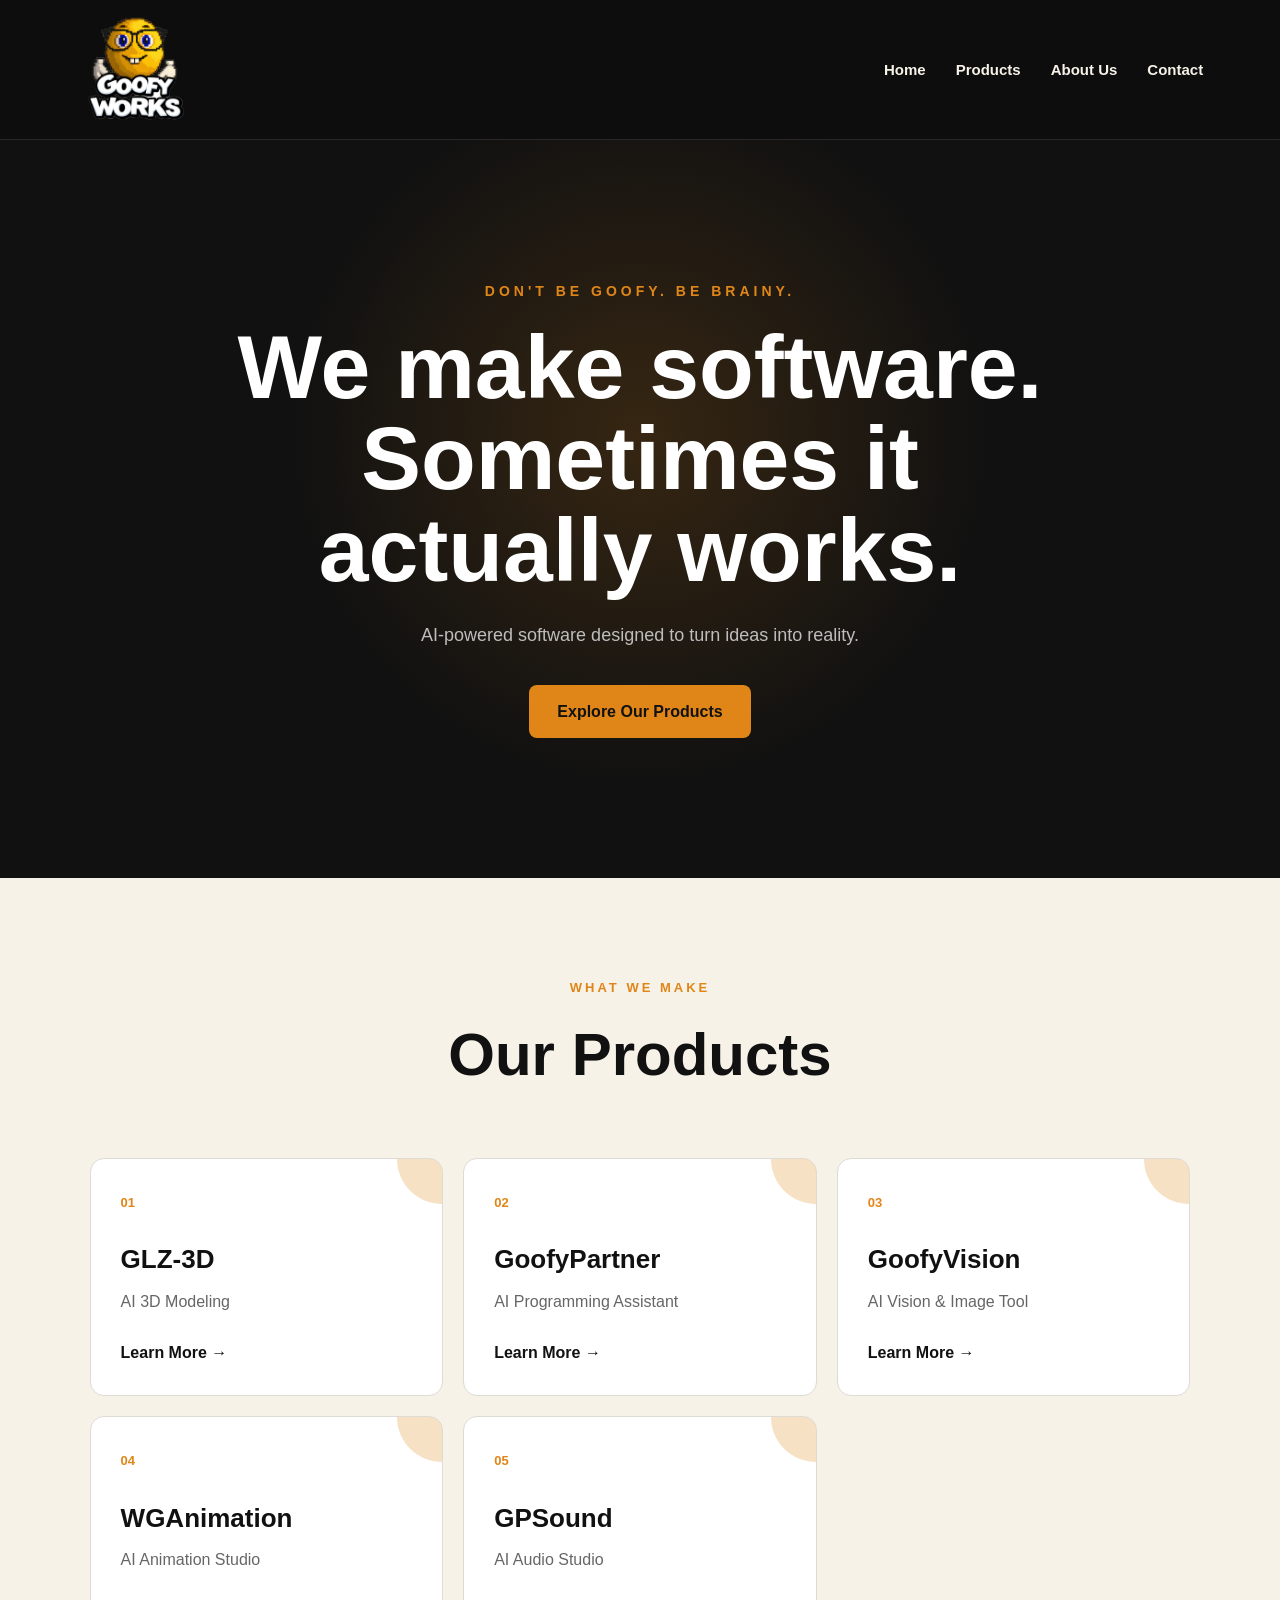
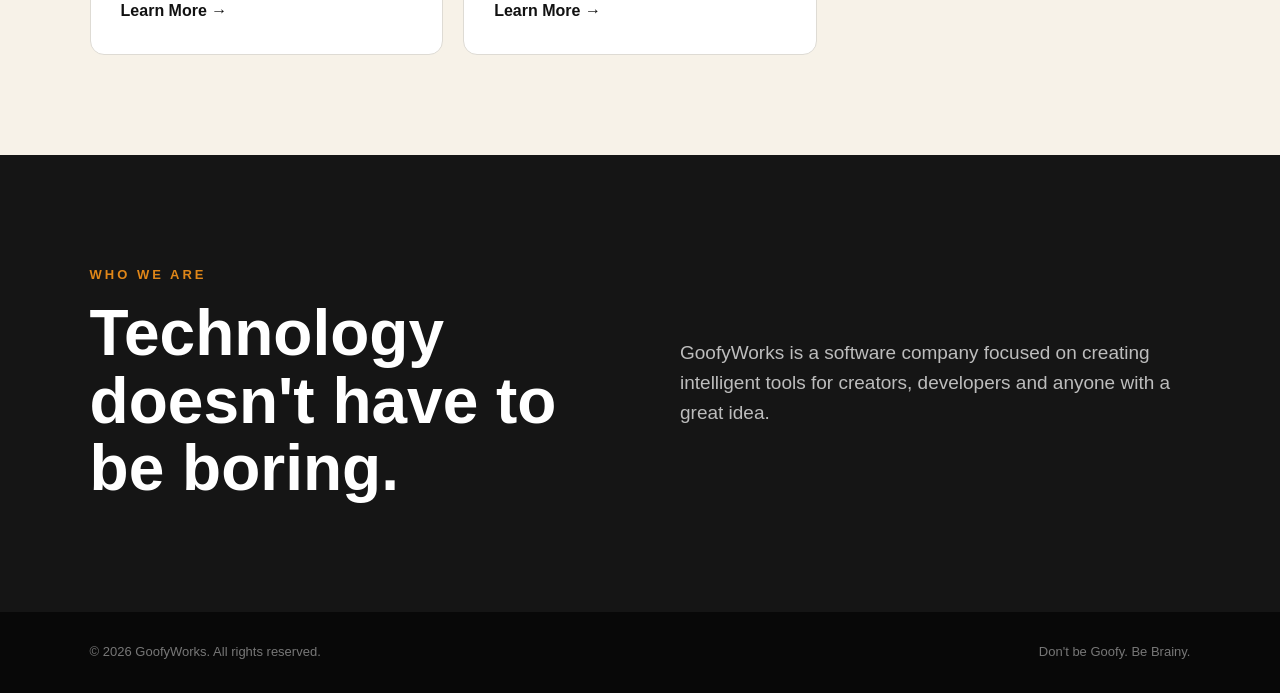
<file: index.html>
<!DOCTYPE html>
<html lang="en">
<head>
    <meta charset="UTF-8">
    <meta name="viewport" content="width=device-width, initial-scale=1.0">

    <title>GoofyWorks — Don't be Goofy. Be Brainy.</title>

    <link rel="stylesheet" href="assets/css/style.css">
</head>

<body>

    <!-- HEADER -->
    <header class="header">

        <a href="index.html" class="logo">
    <img src="assets/img/logo.png" alt="GoofyWorks">
        </a>

        <nav class="nav">
            <a href="index.html">Home</a>
            <a href="pages/products.html">Products</a>
            <a href="pages/about.html">About Us</a>
            <a href="pages/contact.html">Contact</a>
        </nav>

    </header>


    <!-- HERO -->
    <main>

        <section class="hero">

            <div class="hero-content">

                <p class="hero-tag">
                    DON'T BE GOOFY. BE BRAINY.
                </p>

                <h1>
                    We make software.<br>
                    Sometimes it actually works.
                </h1>

                <p class="hero-description">
                    AI-powered software designed to turn ideas
                    into reality.
                </p>

                <a href="pages/products.html" class="hero-button">
                    Explore Our Products
                </a>

            </div>

        </section>


        <!-- PRODUCTS -->
        <section class="products-preview">

            <div class="section-title">
                <p>WHAT WE MAKE</p>

                <h2>
                    Our Products
                </h2>
            </div>


            <div class="product-grid">

                <article class="product-card">
                    <span class="product-number">01</span>

                    <h3>GLZ-3D</h3>

                    <p>
                        AI 3D Modeling
                    </p>

                    <a href="pages/glz-3d.html">
                        Learn More →
                    </a>
                </article>


                <article class="product-card">
                    <span class="product-number">02</span>

                    <h3>GoofyPartner</h3>

                    <p>
                        AI Programming Assistant
                    </p>

                    <a href="pages/products.html">
                        Learn More →
                    </a>
                </article>


                <article class="product-card">
                    <span class="product-number">03</span>

                    <h3>GoofyVision</h3>

                    <p>
                        AI Vision & Image Tool
                    </p>

                    <a href="pages/products.html">
                        Learn More →
                    </a>
                </article>


                <article class="product-card">
                    <span class="product-number">04</span>

                    <h3>WGAnimation</h3>

                    <p>
                        AI Animation Studio
                    </p>

                    <a href="pages/products.html">
                        Learn More →
                    </a>
                </article>


                <article class="product-card">
                    <span class="product-number">05</span>

                    <h3>GPSound</h3>

                    <p>
                        AI Audio Studio
                    </p>

                    <a href="pages/products.html">
                        Learn More →
                    </a>
                </article>

            </div>

        </section>


        <!-- ABOUT PREVIEW -->
        <section class="about-preview">

            <div>
                <p class="section-label">
                    WHO WE ARE
                </p>

                <h2>
                    Technology doesn't have
                    to be boring.
                </h2>
            </div>

            <p>
                GoofyWorks is a software company focused on
                creating intelligent tools for creators,
                developers and anyone with a great idea.
            </p>

        </section>

    </main>


    <!-- FOOTER -->
    <footer class="footer">

        <p>
            © 2026 GoofyWorks. All rights reserved.
        </p>

        <p>
            Don't be Goofy. Be Brainy.
        </p>

    </footer>

</body>
</html>
</file>
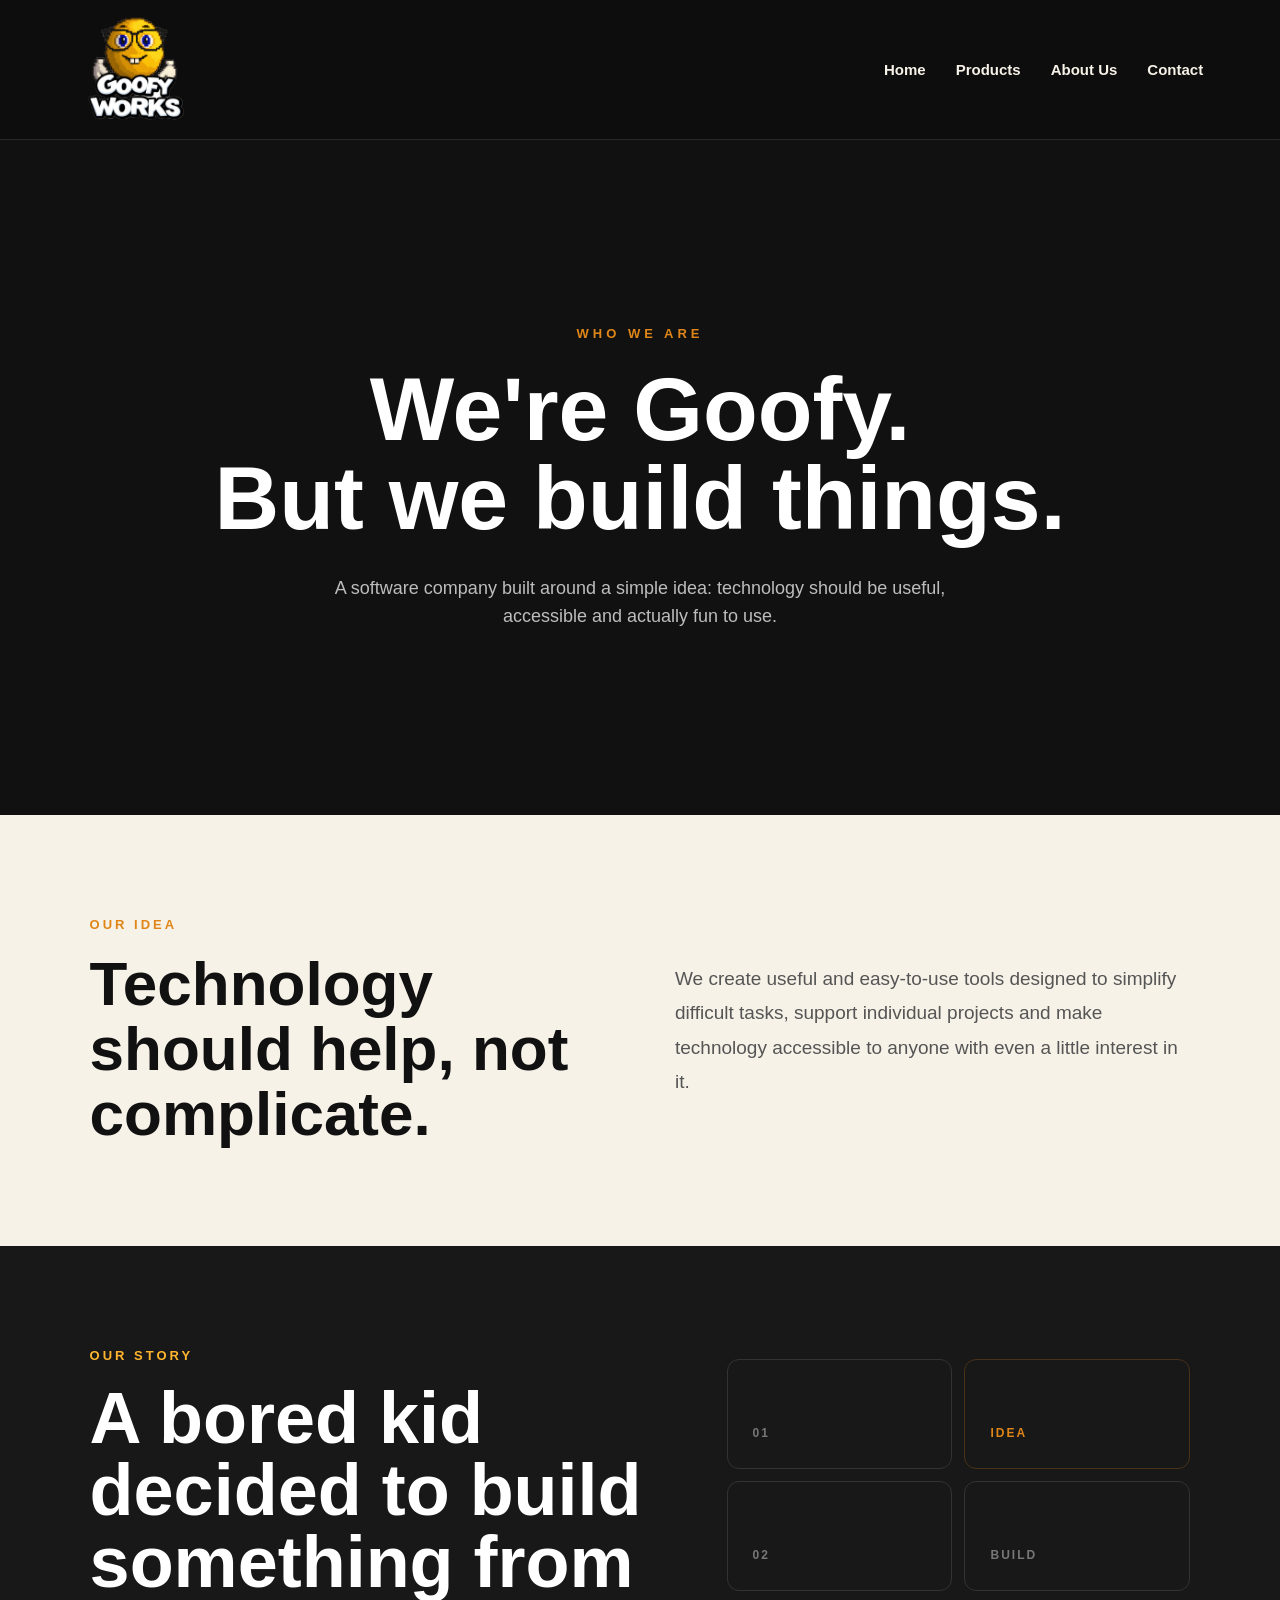
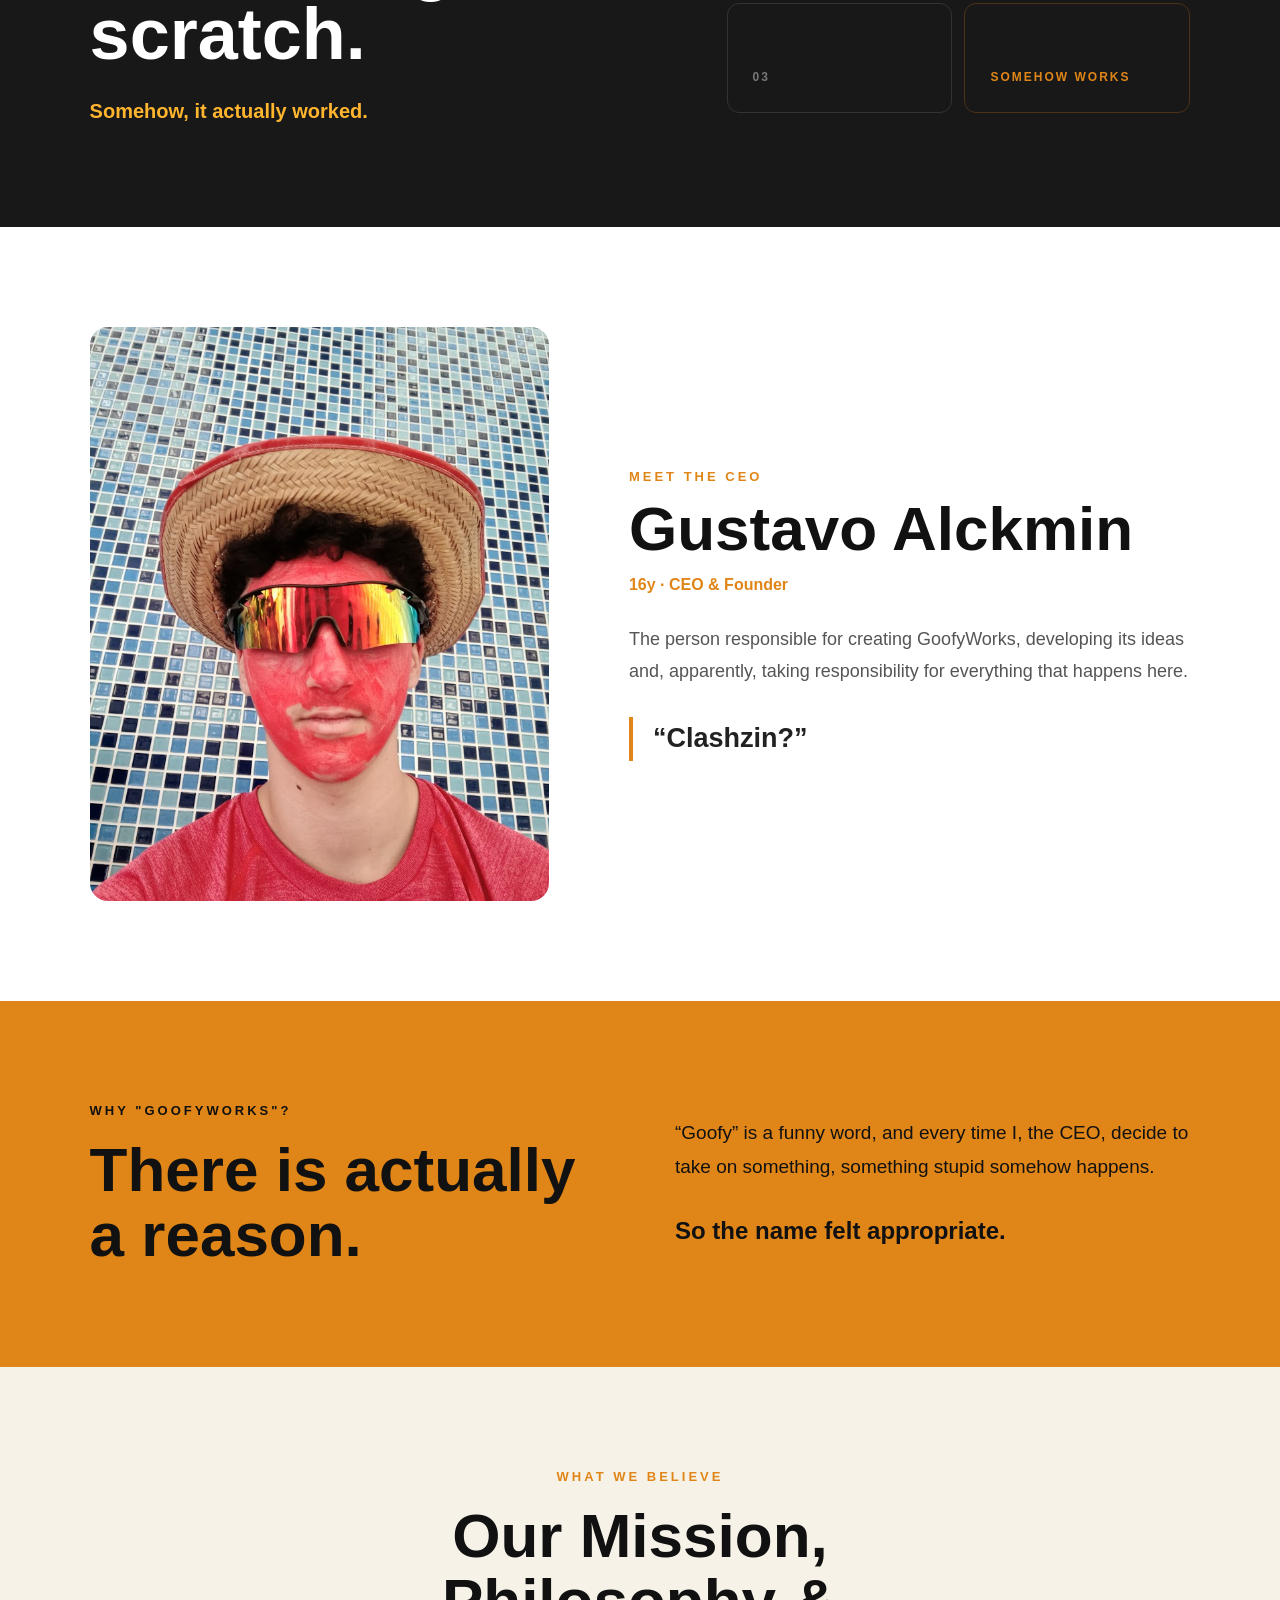
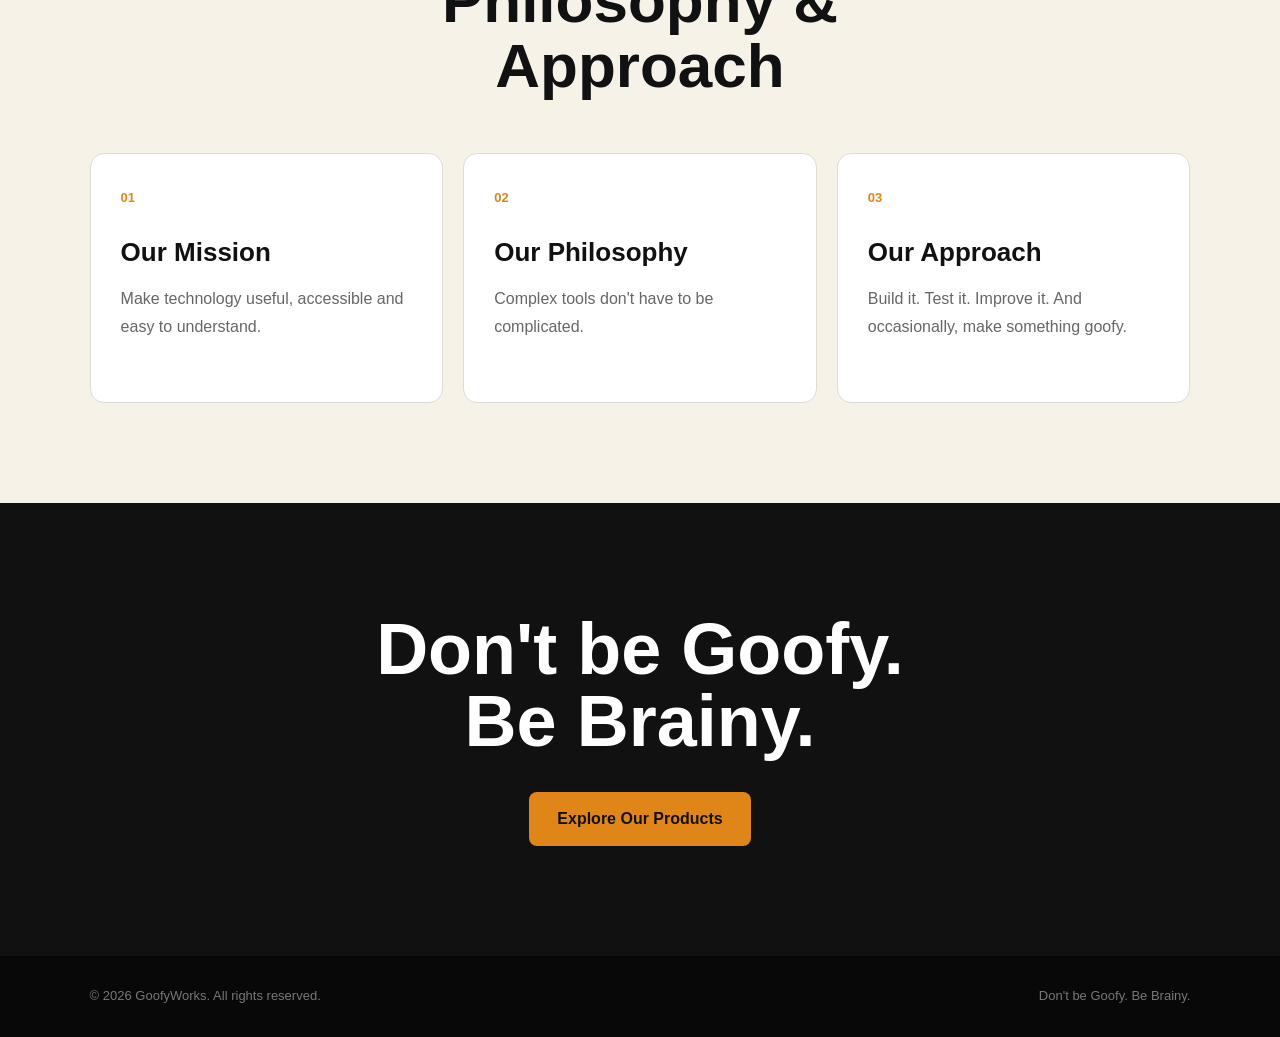
<file: pages/about.html>
<!DOCTYPE html>

<html lang="en">
<head>
    <meta charset="UTF-8">
    <meta name="viewport" content="width=device-width, initial-scale=1.0">


<title>About Us — GoofyWorks</title>

<link rel="stylesheet" href="../assets/css/style.css">



</head>

<body>


<!-- HEADER -->
<header class="header">

    <a href="../index.html" class="logo">
        <img src="../assets/img/logo.png" alt="GoofyWorks">
    </a>

    <nav class="nav">
        <a href="../index.html">Home</a>
        <a href="products.html">Products</a>
        <a href="about.html">About Us</a>
        <a href="contact.html">Contact</a>
    </nav>

</header>


<!-- ABOUT HERO -->
<main>

    <section class="about-hero">

        <div class="about-hero-content">

            <p>
                WHO WE ARE
            </p>

            <h1>
                We're Goofy.
                <br>
                But we build things.
            </h1>

            <p>
                A software company built around a simple idea:
                technology should be useful, accessible and
                actually fun to use.
            </p>

        </div>

    </section>


    <!-- OUR IDEA -->
    <section class="about-idea">

        <div class="about-section-label">

            <p>
                OUR IDEA
            </p>

            <h2>
                Technology should
                help, not complicate.
            </h2>

        </div>

        <div class="about-section-text">

            <p>
                We create useful and easy-to-use tools designed
                to simplify difficult tasks, support individual
                projects and make technology accessible to anyone
                with even a little interest in it.
            </p>

        </div>

    </section>


    <!-- OUR STORY -->
    <section class="about-story">

        <div class="about-story-content">

            <p>
                OUR STORY
            </p>

            <h2>
                A bored kid decided
                to build something
                from scratch.
            </h2>

            <p>
                Somehow, it actually worked.
            </p>

        </div>

        <div class="about-story-decoration">

            <span>
                01
            </span>

            <span>
                IDEA
            </span>

            <span>
                02
            </span>

            <span>
                BUILD
            </span>

            <span>
                03
            </span>

            <span>
                SOMEHOW WORKS
            </span>

        </div>

    </section>


    <!-- CEO -->
    <section class="about-ceo">

        <div class="ceo-image">

            <img
                src="../assets/img/GU.jpg"
                alt="Gustavo Alckmin — CEO of GoofyWorks"
            >

        </div>


        <div class="ceo-content">

            <p class="about-section-label-small">
                MEET THE CEO
            </p>

            <h2>
                Gustavo Alckmin
            </h2>

            <p class="ceo-role">
                16y · CEO & Founder
            </p>

            <p class="ceo-description">
                The person responsible for creating GoofyWorks,
                developing its ideas and, apparently, taking
                responsibility for everything that happens here.
            </p>

            <blockquote>
                “Clashzin?”
            </blockquote>

        </div>

    </section>


    <!-- WHY GOOFYWORKS -->
    <section class="about-name">

        <div class="about-section-title">

            <p>
                WHY "GOOFYWORKS"?
            </p>

            <h2>
                There is actually
                a reason.
            </h2>

        </div>

        <div class="about-name-text">

            <p>
                “Goofy” is a funny word, and every time I,
                the CEO, decide to take on something,
                something stupid somehow happens.
            </p>

            <p>
                So the name felt appropriate.
            </p>

        </div>

    </section>


    <!-- MISSION -->
    <section class="about-values">

        <div class="about-section-title">

            <p>
                WHAT WE BELIEVE
            </p>

            <h2>
                Our Mission,
                Philosophy & Approach
            </h2>

        </div>


        <div class="about-values-grid">

            <article class="about-value">

                <span>
                    01
                </span>

                <h3>
                    Our Mission
                </h3>

                <p>
                    Make technology useful, accessible
                    and easy to understand.
                </p>

            </article>


            <article class="about-value">

                <span>
                    02
                </span>

                <h3>
                    Our Philosophy
                </h3>

                <p>
                    Complex tools don't have to be complicated.
                </p>

            </article>


            <article class="about-value">

                <span>
                    03
                </span>

                <h3>
                    Our Approach
                </h3>

                <p>
                    Build it. Test it. Improve it.
                    And occasionally, make something goofy.
                </p>

            </article>

        </div>

    </section>


    <!-- FINAL CTA -->
    <section class="about-final">

        <h2>
            Don't be Goofy.
            <br>
            Be Brainy.
        </h2>

        <a href="products.html" class="hero-button">
            Explore Our Products
        </a>

    </section>

</main>


<!-- FOOTER -->
<footer class="footer">

    <p>
        © 2026 GoofyWorks. All rights reserved.
    </p>

    <p>
        Don't be Goofy. Be Brainy.
    </p>

</footer>


</body>
</html>
</file>
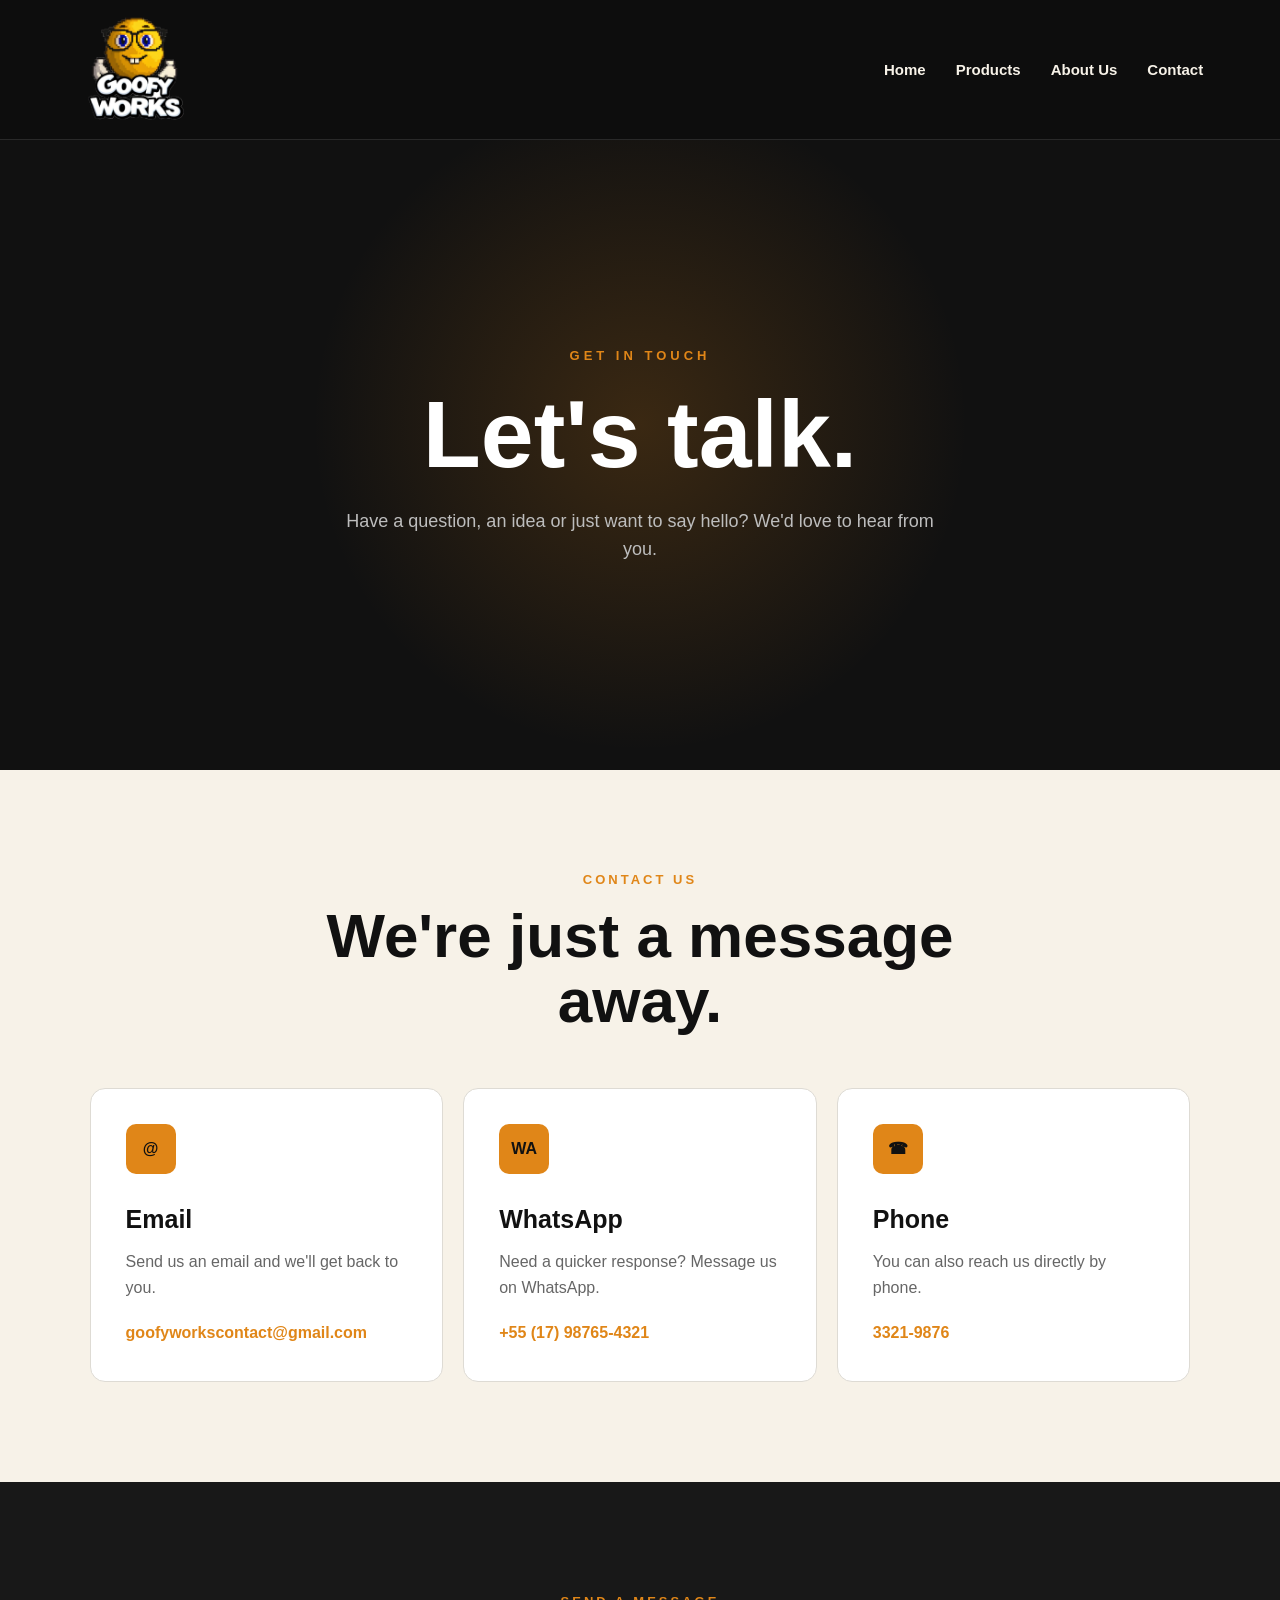
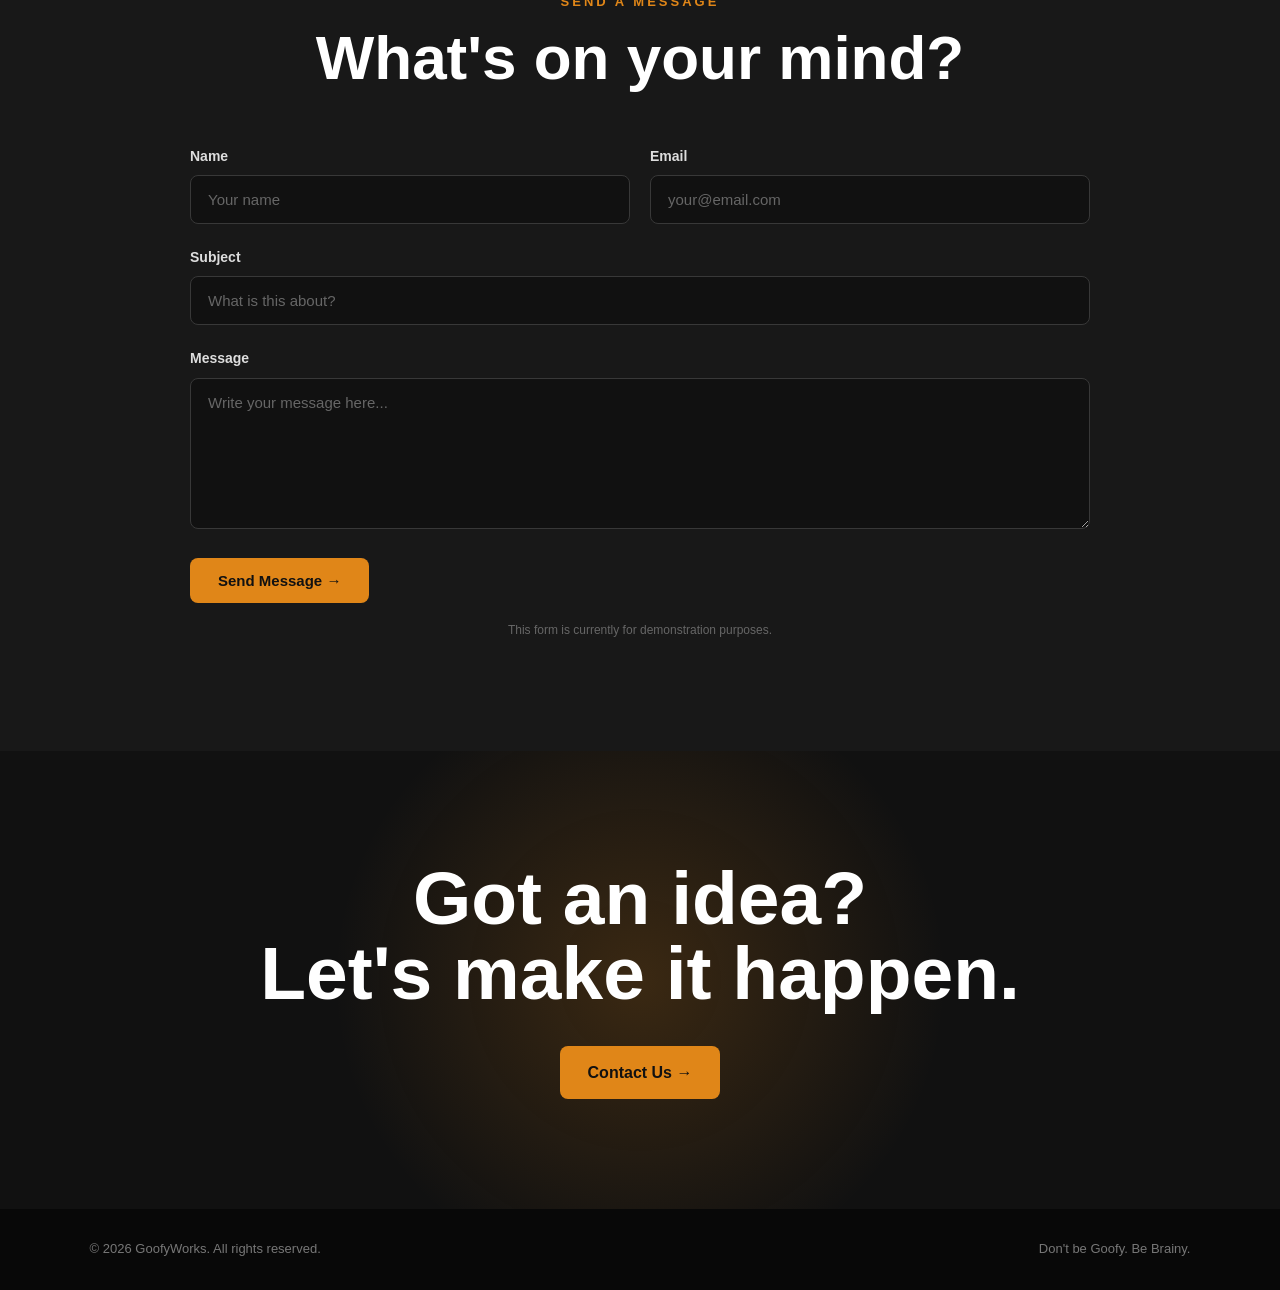
<file: pages/contact.html>
<!DOCTYPE html>
<html lang="en">
<head>
    <meta charset="UTF-8">
    <meta name="viewport" content="width=device-width, initial-scale=1.0">

    <title>Contact — GoofyWorks</title>

    <link rel="stylesheet" href="../assets/css/style.css">
</head>

<body>

    <!-- HEADER -->
    <header class="header">

        <a href="../index.html" class="logo">
            <img src="../assets/img/logo.png" alt="GoofyWorks">
        </a>

        <nav class="nav">
            <a href="../index.html">Home</a>
            <a href="products.html">Products</a>
            <a href="about.html">About Us</a>
            <a href="contact.html">Contact</a>
        </nav>

    </header>


    <!-- CONTACT HERO -->
    <main>

        <section class="contact-hero">

            <div class="contact-hero-content">

                <p>
                    GET IN TOUCH
                </p>

                <h1>
                    Let's talk.
                </h1>

                <p>
                    Have a question, an idea or just want to say hello?
                    We'd love to hear from you.
                </p>

            </div>

        </section>


        <!-- CONTACT INFORMATION -->
        <section class="contact-info">

            <div class="contact-section-title">

                <p>
                    CONTACT US
                </p>

                <h2>
                    We're just a message away.
                </h2>

            </div>


            <div class="contact-grid">

                <article class="contact-card">

                    <span class="contact-icon">
                        @
                    </span>

                    <h3>
                        Email
                    </h3>

                    <p>
                        Send us an email and we'll
                        get back to you.
                    </p>

                    <a href="mailto:goofyworkscontact@gmail.com">
                        goofyworkscontact@gmail.com
                    </a>

                </article>


                <article class="contact-card">

                    <span class="contact-icon">
                        WA
                    </span>

                    <h3>
                        WhatsApp
                    </h3>

                    <p>
                        Need a quicker response?
                        Message us on WhatsApp.
                    </p>

                    <a href="https://wa.me/5517987654321">
                        +55 (17) 98765-4321
                    </a>

                </article>


                <article class="contact-card">

                    <span class="contact-icon">
                        ☎
                    </span>

                    <h3>
                        Phone
                    </h3>

                    <p>
                        You can also reach us
                        directly by phone.
                    </p>

                    <a href="tel:33219876">
                        3321-9876
                    </a>

                </article>

            </div>

        </section>


        <!-- MESSAGE FORM -->
        <section class="contact-form-section">

            <div class="contact-form-title">

                <p>
                    SEND A MESSAGE
                </p>

                <h2>
                    What's on your mind?
                </h2>

            </div>


            <form class="contact-form">

                <div class="form-row">

                    <div class="form-group">

                        <label for="name">
                            Name
                        </label>

                        <input
                            type="text"
                            id="name"
                            placeholder="Your name"
                        >

                    </div>


                    <div class="form-group">

                        <label for="email">
                            Email
                        </label>

                        <input
                            type="email"
                            id="email"
                            placeholder="your@email.com"
                        >

                    </div>

                </div>


                <div class="form-group">

                    <label for="subject">
                        Subject
                    </label>

                    <input
                        type="text"
                        id="subject"
                        placeholder="What is this about?"
                    >

                </div>


                <div class="form-group">

                    <label for="message">
                        Message
                    </label>

                    <textarea
                        id="message"
                        rows="7"
                        placeholder="Write your message here..."
                    ></textarea>

                </div>


                <button type="button">
                    Send Message →
                </button>

            </form>

            <p class="form-note">
                This form is currently for demonstration purposes.
            </p>

        </section>


        
<!-- FINAL CTA -->
<section class="contact-final">

    <h2>
        Got an idea?
        <br>
        Let's make it happen.
    </h2>

    <a href="mailto:goofyworkscontact@gmail.com" class="hero-button">
        Contact Us →
    </a>

</section>



    </main>


    <!-- FOOTER -->
    <footer class="footer">

        <p>
            © 2026 GoofyWorks. All rights reserved.
        </p>

        <p>
            Don't be Goofy. Be Brainy.
        </p>

    </footer>

</body>
</html>
</file>
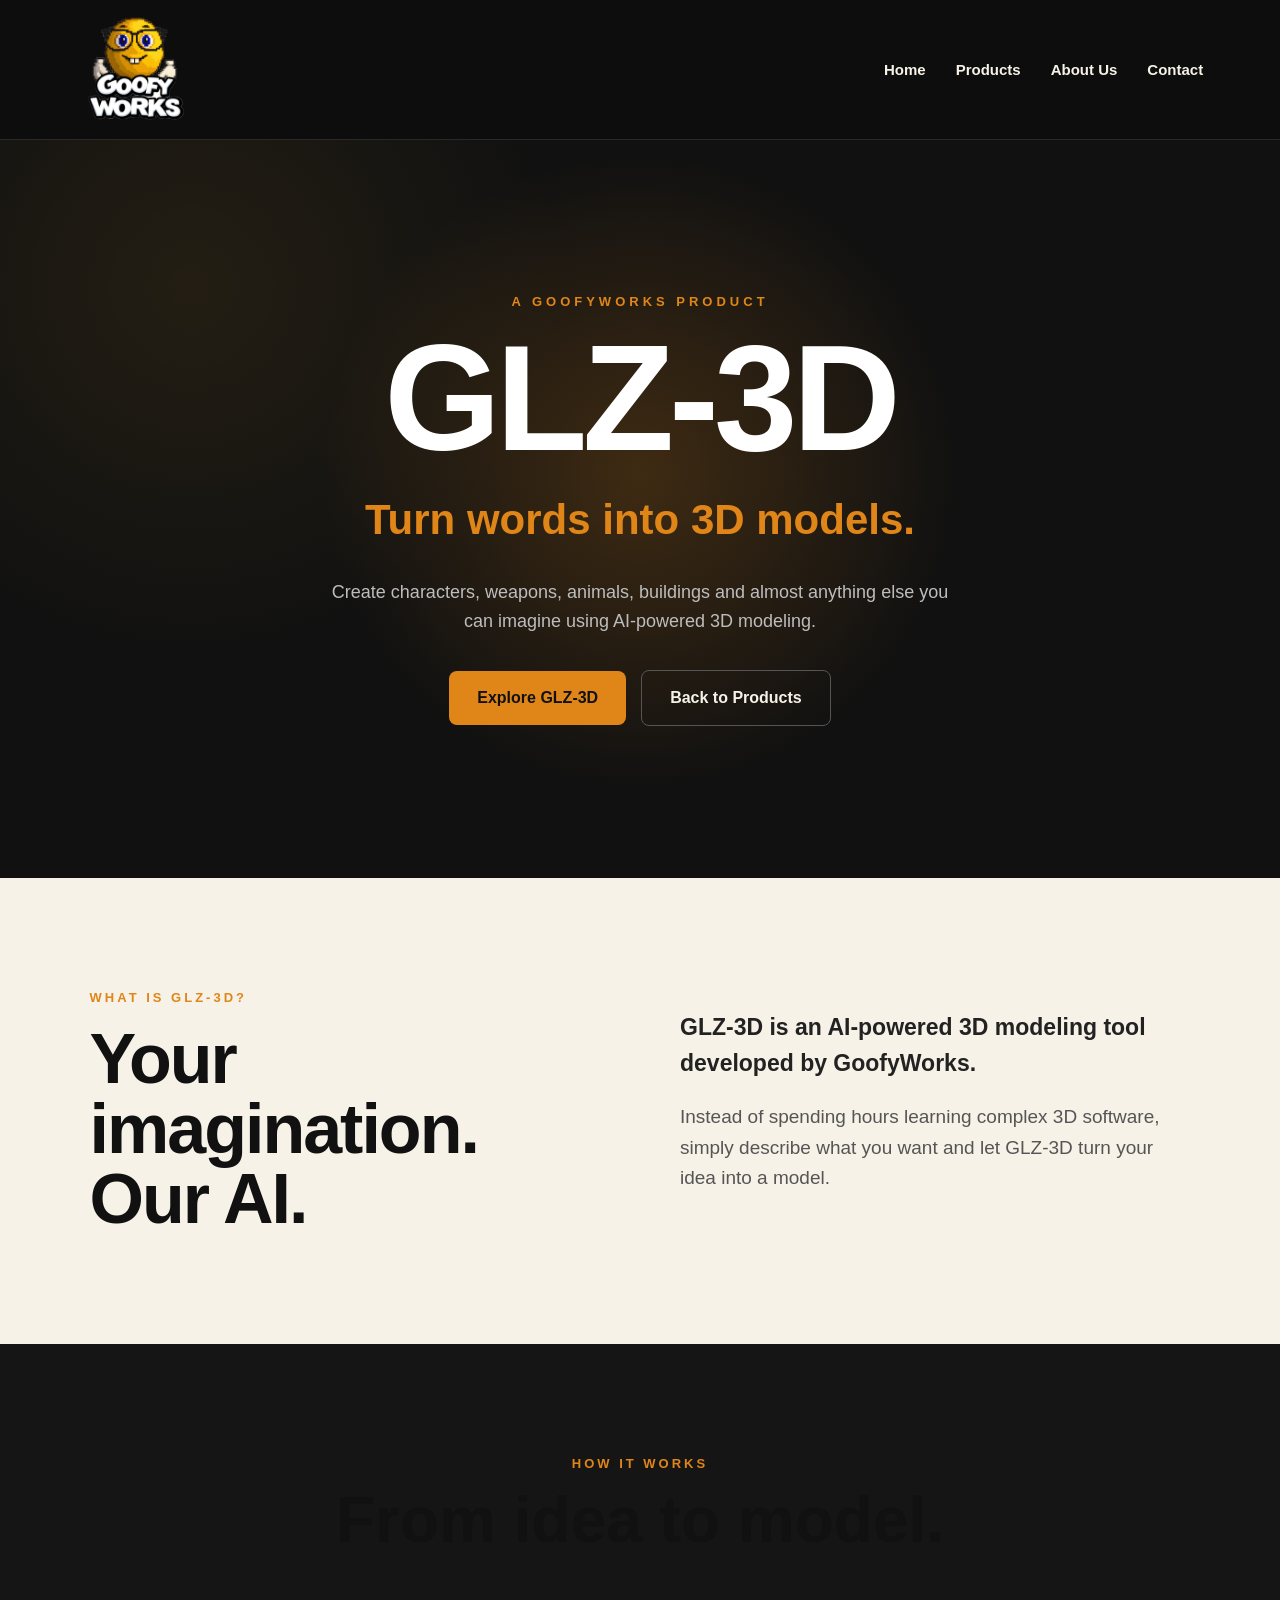
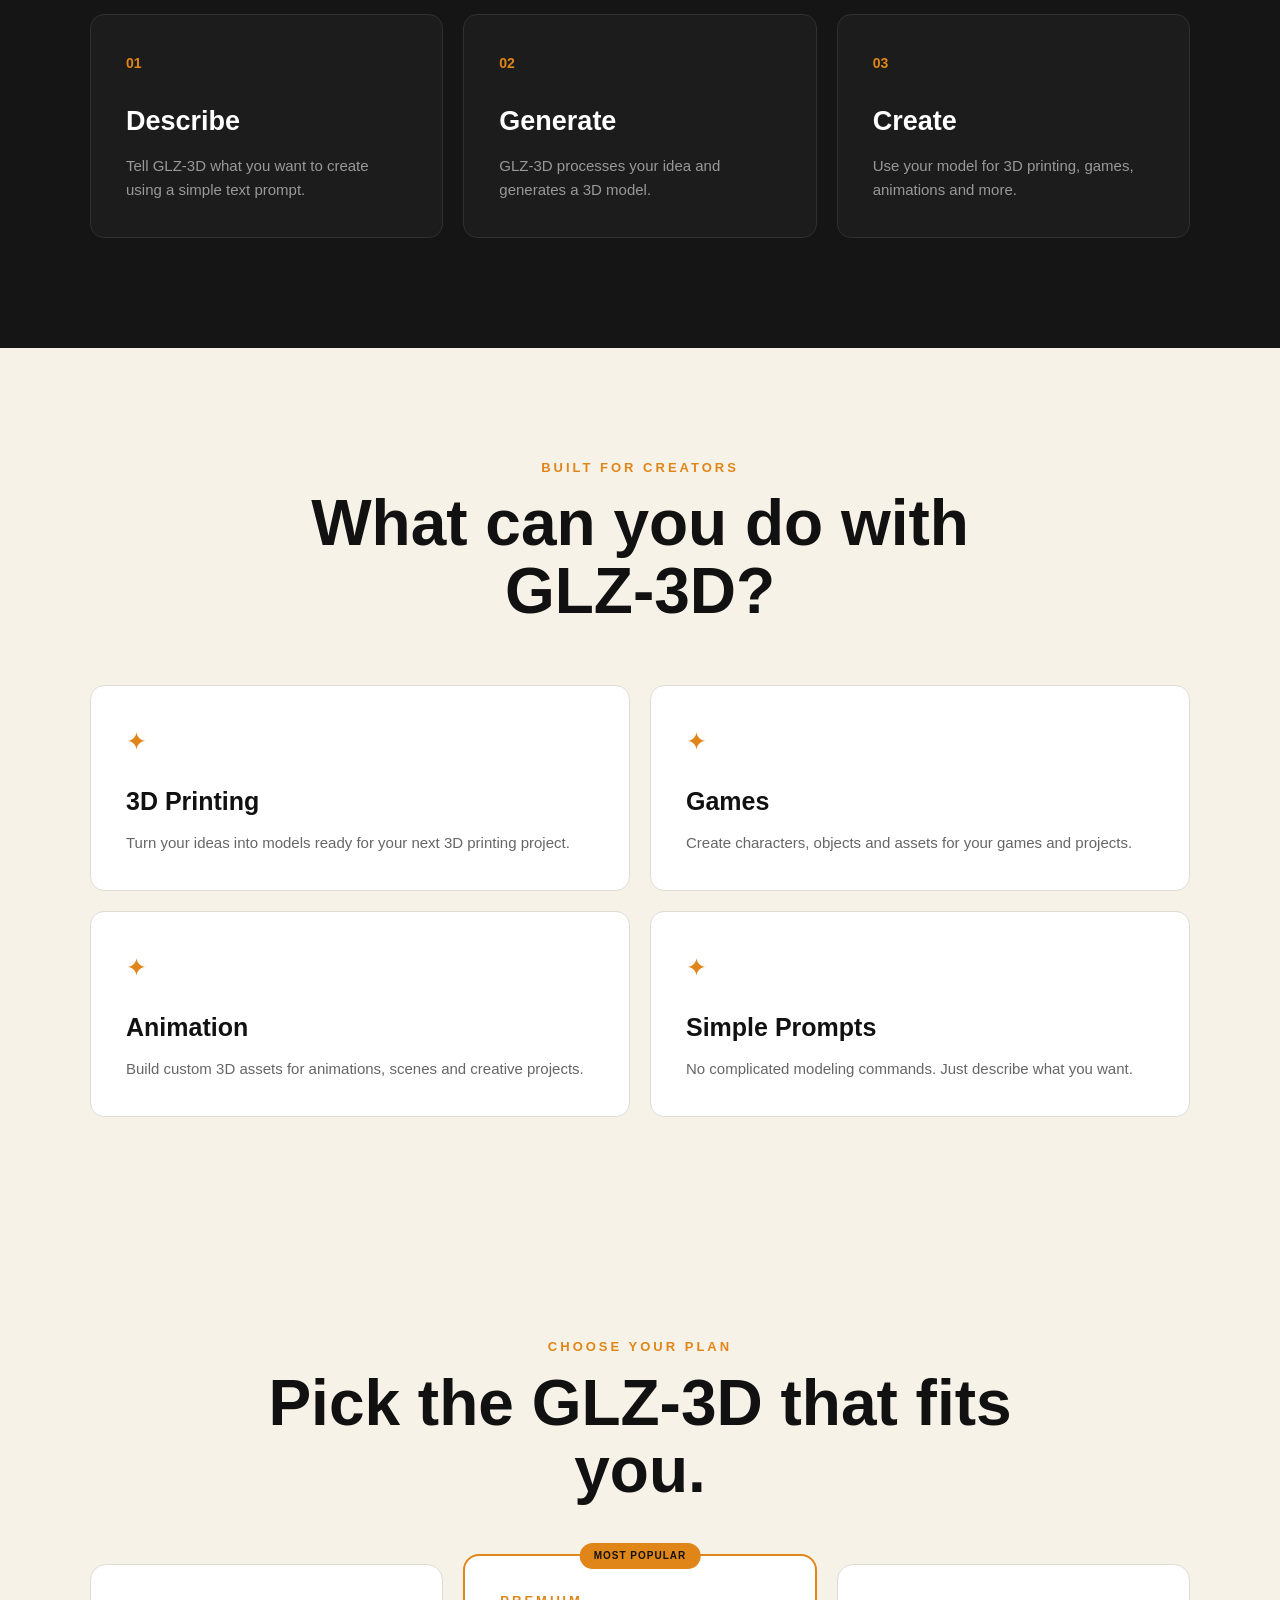
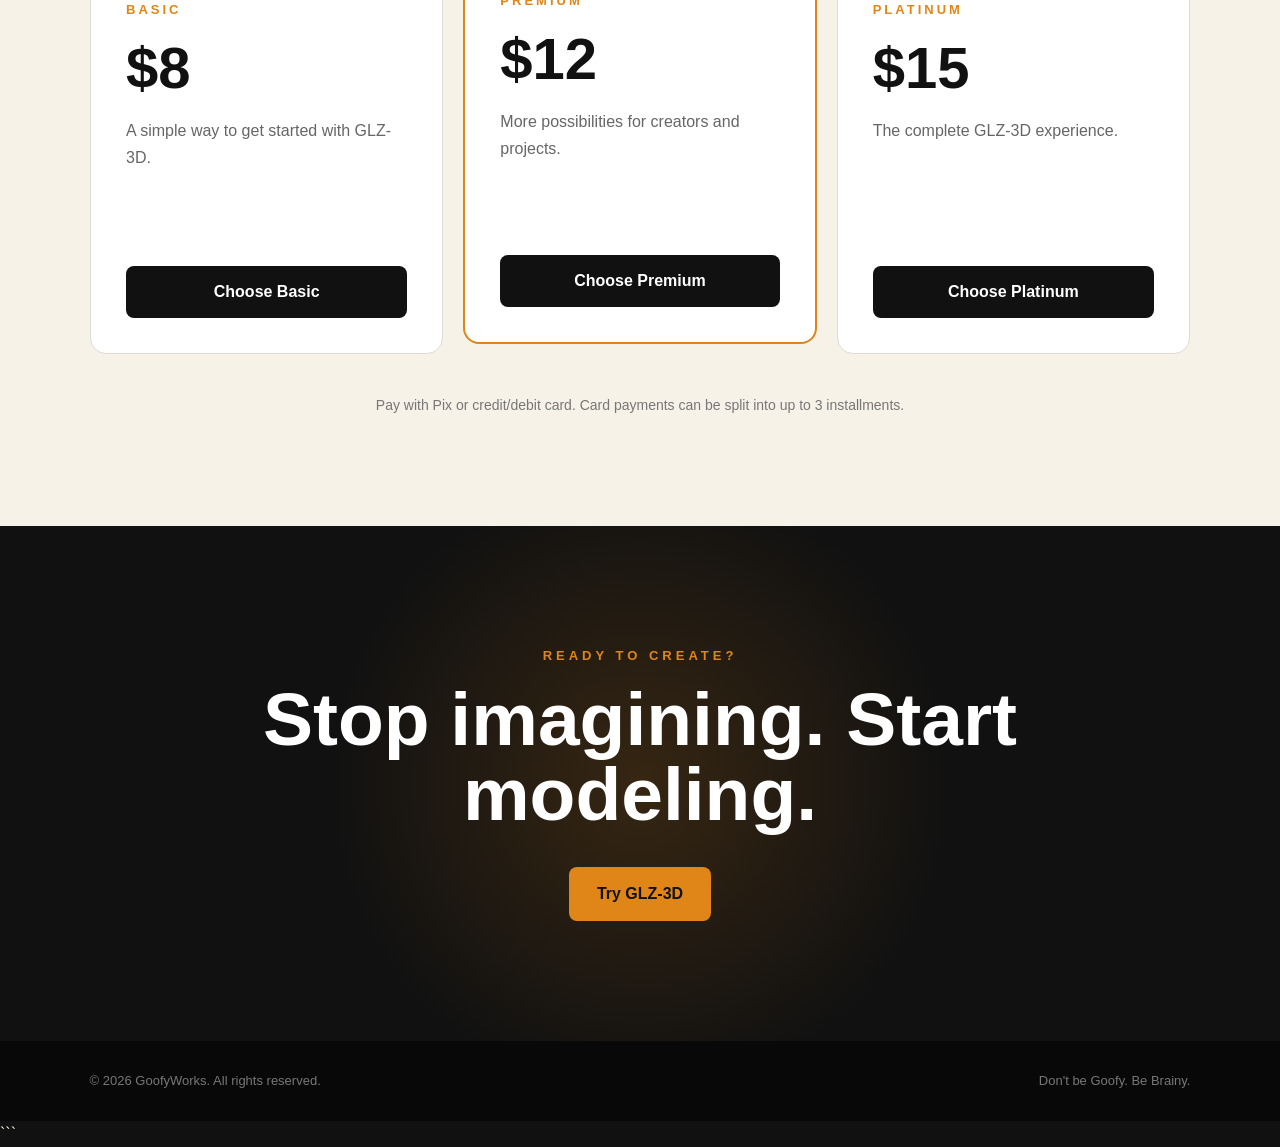
<file: pages/glz-3d.html>
<!DOCTYPE html>

<html lang="en">
<head>
    <meta charset="UTF-8">
    <meta name="viewport" content="width=device-width, initial-scale=1.0">

<title>GLZ-3D — GoofyWorks</title>

<link rel="stylesheet" href="../assets/css/style.css">


</head>

<body>


<!-- HEADER -->
<header class="header">

    <a href="../index.html" class="logo">
        <img src="../assets/img/logo.png" alt="GoofyWorks">
    </a>

    <nav class="nav">
        <a href="../index.html">Home</a>
        <a href="products.html">Products</a>
        <a href="about.html">About Us</a>
        <a href="contact.html">Contact</a>
    </nav>

</header>


<!-- GLZ-3D HERO -->
<main>

    <section class="glz-hero">

        <div class="glz-hero-content">

            <p class="glz-label">
                A GOOFYWORKS PRODUCT
            </p>

            <h1>
                GLZ-3D
            </h1>

            <h2>
                Turn words into 3D models.
            </h2>

            <p>
                Create characters, weapons, animals, buildings
                and almost anything else you can imagine
                using AI-powered 3D modeling.
            </p>

            <div class="glz-buttons">

                <a href="#features" class="hero-button">
                    Explore GLZ-3D
                </a>

                <a href="products.html" class="glz-secondary-button">
                    Back to Products
                </a>

            </div>

        </div>

    </section>


    <!-- ABOUT GLZ-3D -->
    <section class="glz-about">

        <div class="glz-section-heading">

            <p>
                WHAT IS GLZ-3D?
            </p>

            <h2>
                Your imagination.
                <br>
                Our AI.
            </h2>

        </div>

        <div class="glz-about-text">

            <p>
                GLZ-3D is an AI-powered 3D modeling tool
                developed by GoofyWorks.
            </p>

            <p>
                Instead of spending hours learning complex
                3D software, simply describe what you want
                and let GLZ-3D turn your idea into a model.
            </p>

        </div>

    </section>


    <!-- HOW IT WORKS -->
    <section class="glz-how">

        <div class="glz-section-title">

            <p>
                HOW IT WORKS
            </p>

            <h2>
                From idea to model.
            </h2>

        </div>


        <div class="glz-steps">

            <article class="glz-step">

                <span>
                    01
                </span>

                <h3>
                    Describe
                </h3>

                <p>
                    Tell GLZ-3D what you want to create
                    using a simple text prompt.
                </p>

            </article>


            <article class="glz-step">

                <span>
                    02
                </span>

                <h3>
                    Generate
                </h3>

                <p>
                    GLZ-3D processes your idea and generates
                    a 3D model.
                </p>

            </article>


            <article class="glz-step">

                <span>
                    03
                </span>

                <h3>
                    Create
                </h3>

                <p>
                    Use your model for 3D printing, games,
                    animations and more.
                </p>

            </article>

        </div>

    </section>


    <!-- FEATURES -->
    <section class="glz-features" id="features">

        <div class="glz-section-title">

            <p>
                BUILT FOR CREATORS
            </p>

            <h2>
                What can you do with GLZ-3D?
            </h2>

        </div>


        <div class="glz-feature-grid">

            <article class="glz-feature-card">

                <span>
                    ✦
                </span>

                <h3>
                    3D Printing
                </h3>

                <p>
                    Turn your ideas into models ready
                    for your next 3D printing project.
                </p>

            </article>


            <article class="glz-feature-card">

                <span>
                    ✦
                </span>

                <h3>
                    Games
                </h3>

                <p>
                    Create characters, objects and assets
                    for your games and projects.
                </p>

            </article>


            <article class="glz-feature-card">

                <span>
                    ✦
                </span>

                <h3>
                    Animation
                </h3>

                <p>
                    Build custom 3D assets for animations,
                    scenes and creative projects.
                </p>

            </article>


            <article class="glz-feature-card">

                <span>
                    ✦
                </span>

                <h3>
                    Simple Prompts
                </h3>

                <p>
                    No complicated modeling commands.
                    Just describe what you want.
                </p>

            </article>

        </div>

    </section>


<!-- PRICING -->
<section class="glz-pricing">

    <div class="glz-section-title">

        <p>
            CHOOSE YOUR PLAN
        </p>

        <h2>
            Pick the GLZ-3D
            that fits you.
        </h2>

    </div>


    <div class="glz-pricing-grid">

        <article class="glz-plan">

            <span class="glz-plan-name">
                BASIC
            </span>

            <h3>
                $8
            </h3>

            <p>
                A simple way to get started
                with GLZ-3D.
            </p>

            <a href="#" class="glz-plan-button">
                Choose Basic
            </a>

        </article>


        <article class="glz-plan glz-plan-featured">

            <span class="glz-plan-badge">
                MOST POPULAR
            </span>

            <span class="glz-plan-name">
                PREMIUM
            </span>

            <h3>
                $12
            </h3>

            <p>
                More possibilities for
                creators and projects.
            </p>

            <a href="#" class="glz-plan-button">
                Choose Premium
            </a>

        </article>


        <article class="glz-plan">

            <span class="glz-plan-name">
                PLATINUM
            </span>

            <h3>
                $15
            </h3>

            <p>
                The complete GLZ-3D
                experience.
            </p>

            <a href="#" class="glz-plan-button">
                Choose Platinum
            </a>

        </article>

    </div>


    <p class="glz-payment-info">
        Pay with Pix or credit/debit card.
        Card payments can be split into up to
        3 installments.
    </p>

</section>



    <!-- CTA -->
    <section class="glz-cta">

        <p>
            READY TO CREATE?
        </p>

        <h2>
            Stop imagining.
            Start modeling.
        </h2>

        <a href="#" class="hero-button">
            Try GLZ-3D
        </a>

    </section>

</main>


<!-- FOOTER -->
<footer class="footer">

    <p>
        © 2026 GoofyWorks. All rights reserved.
    </p>

    <p>
        Don't be Goofy. Be Brainy.
    </p>

</footer>
```

</body>
</html>
</file>
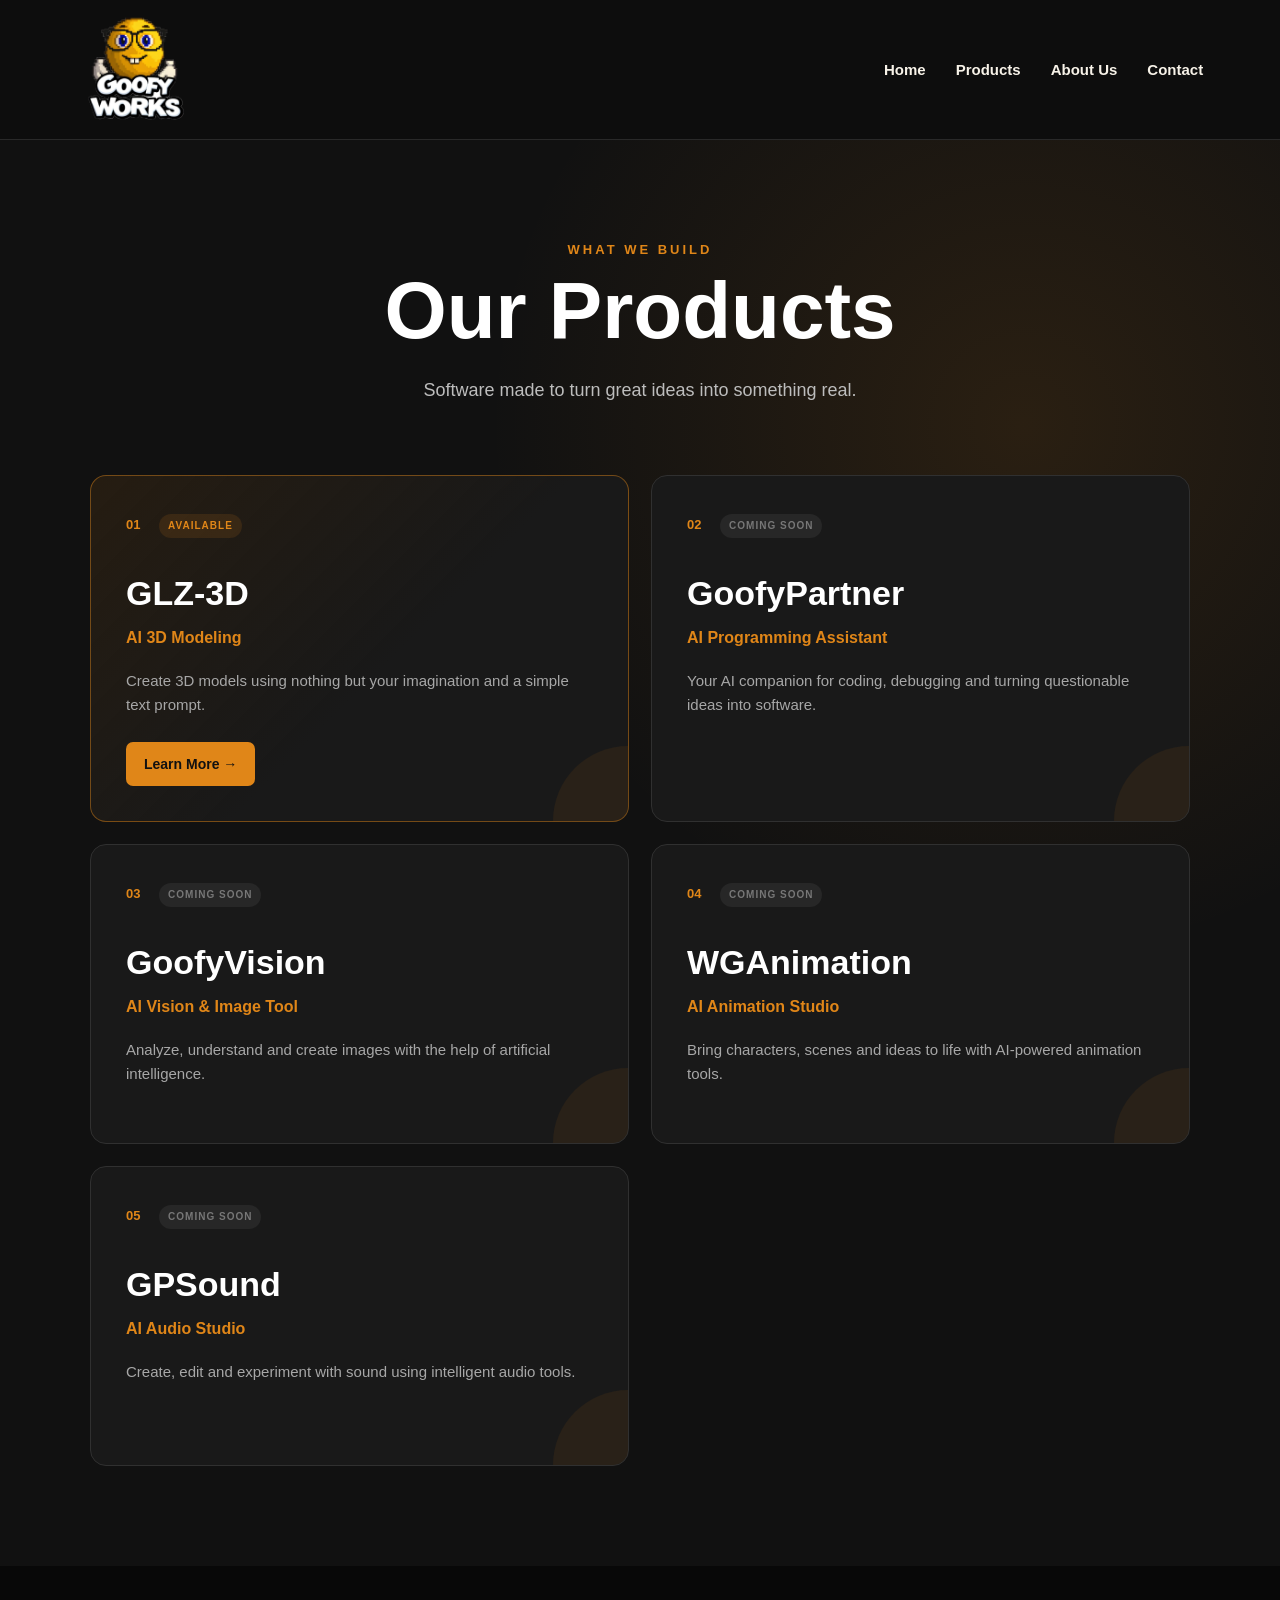
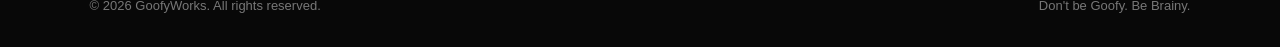
<file: pages/products.html>
<!DOCTYPE html>

<html lang="en">
<head>
    <meta charset="UTF-8">
    <meta name="viewport" content="width=device-width, initial-scale=1.0">


<title>Products — GoofyWorks</title>

<link rel="stylesheet" href="../assets/css/style.css">


</head>

<body>


<!-- HEADER -->
<header class="header">

    <a href="../index.html" class="logo">
        <img src="../assets/img/logo.png" alt="GoofyWorks">
    </a>

    <nav class="nav">
        <a href="../index.html">Home</a>
        <a href="products.html">Products</a>
        <a href="about.html">About Us</a>
        <a href="contact.html">Contact</a>
    </nav>

</header>


<!-- PRODUCTS PAGE -->
<main>

    <section class="products-page">

        <div class="products-page-title">

            <p>WHAT WE BUILD</p>

            <h1>
                Our Products
            </h1>

            <p class="products-page-description">
                Software made to turn great ideas into
                something real.
            </p>

        </div>


        <div class="products-list">

            <!-- GLZ-3D -->
            <article class="product-page-card featured">

                <span class="product-number">
                    01
                </span>

                <span class="product-status">
                    AVAILABLE
                </span>

                <h2>
                    GLZ-3D
                </h2>

                <h3>
                    AI 3D Modeling
                </h3>

                <p>
                    Create 3D models using nothing but your
                    imagination and a simple text prompt.
                </p>

                <a href="glz-3d.html" class="product-button">
                    Learn More →
                </a>

            </article>


            <!-- GOOFYPARTNER -->
            <article class="product-page-card">

                <span class="product-number">
                    02
                </span>

                <span class="product-status coming">
                    COMING SOON
                </span>

                <h2>
                    GoofyPartner
                </h2>

                <h3>
                    AI Programming Assistant
                </h3>

                <p>
                    Your AI companion for coding, debugging
                    and turning questionable ideas into software.
                </p>

            </article>


            <!-- GOOFYVISION -->
            <article class="product-page-card">

                <span class="product-number">
                    03
                </span>

                <span class="product-status coming">
                    COMING SOON
                </span>

                <h2>
                    GoofyVision
                </h2>

                <h3>
                    AI Vision & Image Tool
                </h3>

                <p>
                    Analyze, understand and create images
                    with the help of artificial intelligence.
                </p>

            </article>


            <!-- WGANIMATION -->
            <article class="product-page-card">

                <span class="product-number">
                    04
                </span>

                <span class="product-status coming">
                    COMING SOON
                </span>

                <h2>
                    WGAnimation
                </h2>

                <h3>
                    AI Animation Studio
                </h3>

                <p>
                    Bring characters, scenes and ideas to life
                    with AI-powered animation tools.
                </p>

            </article>


            <!-- GPSOUND -->
            <article class="product-page-card">

                <span class="product-number">
                    05
                </span>

                <span class="product-status coming">
                    COMING SOON
                </span>

                <h2>
                    GPSound
                </h2>

                <h3>
                    AI Audio Studio
                </h3>

                <p>
                    Create, edit and experiment with sound
                    using intelligent audio tools.
                </p>

            </article>

        </div>

    </section>

</main>


<!-- FOOTER -->
<footer class="footer">

    <p>
        © 2026 GoofyWorks. All rights reserved.
    </p>

    <p>
        Don't be Goofy. Be Brainy.
    </p>

</footer>


</body>
</html>
</file>
<file: assets/css/style.css>
/* ================================
   GOOFYWORKS - GLOBAL
================================ */

* {
    margin: 0;
    padding: 0;
    box-sizing: border-box;
}

html {
    scroll-behavior: smooth;
}

body {
    font-family: Arial, Helvetica, sans-serif;
    background: #111111;
    color: #f7f2e8;
    line-height: 1.6;
}

a {
    color: inherit;
    text-decoration: none;
}


/* ================================
   HEADER
================================ */

    .header {
    width: 100%;
    padding: 12px 6%;
    display: flex;
    align-items: center;
    justify-content: space-between;

    background: #0d0d0d;
    border-bottom: 1px solid #292929;

    position: sticky;
    top: 0;
    z-index: 1000;
}

.logo img {
    width: 115px;
    display: block;
}

.nav {
    display: flex;
    align-items: center;
    gap: 30px;
}

.nav a {
    font-size: 15px;
    font-weight: 600;
    color: #f7f2e8;

    transition: color 0.25s ease;
}

.nav a:hover {
    color: #e08618;
}


/* ================================
   HERO
================================ */

.hero {
    min-height: 82vh;

    display: flex;
    align-items: center;
    justify-content: center;

    text-align: center;

    padding: 80px 7%;

    background:
        radial-gradient(
            circle at 50% 40%,
            rgba(224, 134, 24, 0.18),
            transparent 45%
        ),
        #111111;
}

.hero-content {
    max-width: 900px;
}

.hero-tag {
    margin-bottom: 20px;

    color: #e08618;

    font-size: 14px;
    font-weight: 800;
    letter-spacing: 4px;
}

.hero h1 {
    font-size: clamp(45px, 7vw, 90px);
    line-height: 1.02;
    margin-bottom: 25px;

    color: #ffffff;
}

.hero-description {
    max-width: 600px;
    margin: 0 auto 35px;

    color: #bdbdbd;
    font-size: 18px;
}

.hero-button {
    display: inline-block;

    padding: 14px 28px;

    background: #e08618;
    color: #111111;

    border-radius: 8px;

    font-weight: 800;

    transition:
        transform 0.25s ease,
        background 0.25s ease;
}

.hero-button:hover {
    background: #ffad32;
    transform: translateY(-3px);
}


/* ================================
   PRODUCTS
================================ */

.products-preview {
    padding: 100px 7%;

    background: #f7f2e8;
    color: #111111;
}

.section-title {
    text-align: center;
    margin-bottom: 55px;
}

.section-title p,
.section-label {
    color: #e08618;

    font-size: 13px;
    font-weight: 800;
    letter-spacing: 3px;
}

.section-title h2 {
    margin-top: 8px;

    font-size: clamp(36px, 5vw, 60px);
}


/* ================================
   PRODUCT CARDS
================================ */

.product-grid {
    max-width: 1200px;
    margin: 0 auto;

    display: grid;

    grid-template-columns: repeat(3, 1fr);

    gap: 20px;
}

.product-card {
    min-height: 230px;

    padding: 30px;

    background: #ffffff;

    border: 1px solid #dedbd4;
    border-radius: 14px;

    position: relative;
    overflow: hidden;

    transition:
        transform 0.25s ease,
        box-shadow 0.25s ease;
}

.product-card::before {
    content: "";

    position: absolute;

    width: 90px;
    height: 90px;

    background: #e08618;

    border-radius: 50%;

    top: -45px;
    right: -45px;

    opacity: 0.25;
}

.product-card:hover {
    transform: translateY(-8px);

    box-shadow:
        0 15px 35px rgba(0, 0, 0, 0.12);
}

.product-number {
    font-size: 13px;
    font-weight: 800;

    color: #e08618;
}

.product-card h3 {
    margin-top: 25px;

    font-size: 26px;
}

.product-card p {
    margin: 8px 0 25px;

    color: #666666;
}

.product-card a {
    font-weight: 800;

    color: #111111;

    transition: color 0.2s ease;
}

.product-card a:hover {
    color: #e08618;
}


/* ================================
   ABOUT
================================ */

.about-preview {
    padding: 110px 7%;

    display: grid;

    grid-template-columns: 1fr 1fr;

    gap: 80px;

    align-items: center;

    background: #151515;
}

.about-preview h2 {
    margin-top: 15px;

    max-width: 600px;

    font-size: clamp(36px, 5vw, 65px);
    line-height: 1.05;

    color: #ffffff;
}

.about-preview > p {
    max-width: 550px;

    color: #bdbdbd;

    font-size: 19px;
}


/* ================================
   FOOTER
================================ */

.footer {
    padding: 30px 7%;

    display: flex;
    justify-content: space-between;
    gap: 20px;

    background: #080808;

    color: #777777;

    font-size: 13px;
}


/* ================================
   RESPONSIVE
================================ */

@media (max-width: 850px) {

    .header {
        padding: 16px 5%;
    }

    .nav {
        gap: 15px;
    }

    .nav a {
        font-size: 13px;
    }

    .product-grid {
        grid-template-columns: repeat(2, 1fr);
    }

    .about-preview {
        grid-template-columns: 1fr;
        gap: 35px;
    }
}


@media (max-width: 600px) {

    .header {
        flex-direction: column;
        gap: 18px;
    }

    .hero {
        min-height: 75vh;
        padding: 70px 5%;
    }

    .hero h1 {
        font-size: 45px;
    }

    .product-grid {
        grid-template-columns: 1fr;
    }

    .products-preview {
        padding: 75px 5%;
    }

    .about-preview {
        padding: 75px 5%;
    }

    .footer {
        flex-direction: column;
        text-align: center;
    }
}

/* ============================= */
/* PRODUCTS PAGE                 */
/* ============================= */

.products-page {
padding: 100px 7%;
min-height: 85vh;
background:
radial-gradient(
circle at 80% 20%,
rgba(224, 134, 24, 0.12),
transparent 35%
),
#111111;
}

.products-page-title {
max-width: 850px;
margin: 0 auto 70px;
text-align: center;
}

.products-page-title > p:first-child {
color: #e08618;
font-size: 13px;
font-weight: 800;
letter-spacing: 3px;
}

.products-page-title h1 {
margin-top: 10px;
font-size: clamp(48px, 7vw, 80px);
line-height: 1;
color: #ffffff;
}

.products-page-description {
margin: 25px auto 0;
max-width: 600px;
color: #bdbdbd;
font-size: 18px;
}

/* PRODUCT LIST */

.products-list {
max-width: 1100px;
margin: 0 auto;
display: grid;
grid-template-columns: repeat(2, 1fr);
gap: 22px;
}

/* PRODUCT CARD */

.product-page-card {
position: relative;
padding: 35px;
min-height: 300px;
background: #191919;
border: 1px solid #303030;
border-radius: 16px;
overflow: hidden;

transition:
    transform 0.25s ease,
    border-color 0.25s ease,
    box-shadow 0.25s ease;

}

.product-page-card:hover {
transform: translateY(-6px);
border-color: #e08618;
box-shadow:
0 15px 35px rgba(0, 0, 0, 0.25);
}

/* ORANGE DECORATION */

.product-page-card::after {
content: "";


position: absolute;

width: 150px;
height: 150px;

right: -75px;
bottom: -75px;

background: #e08618;

border-radius: 50%;

opacity: 0.08;

transition:
    transform 0.3s ease,
    opacity 0.3s ease;

}

.product-page-card:hover::after {
transform: scale(1.4);
opacity: 0.13;
}

/* NUMBER */

.product-page-card .product-number {
color: #e08618;
}

/* STATUS */

.product-status {
display: inline-block;


margin-left: 15px;

padding: 4px 9px;

border-radius: 20px;

background: rgba(224, 134, 24, 0.12);

color: #e08618;

font-size: 10px;
font-weight: 800;

letter-spacing: 1px;


}

.product-status.coming {
background: rgba(255, 255, 255, 0.06);
color: #777777;
}

/* PRODUCT NAME */

.product-page-card h2 {
margin-top: 28px;


font-size: 34px;

color: #ffffff;

}

/* PRODUCT TYPE */

.product-page-card h3 {
margin-top: 5px;

font-size: 16px;
font-weight: 600;

color: #e08618;

}

/* DESCRIPTION */

.product-page-card > p {
max-width: 500px;

margin-top: 18px;

color: #a7a7a7;

font-size: 15px;

}

/* BUTTON */

.product-button {
display: inline-block;


margin-top: 25px;

padding: 11px 18px;

background: #e08618;

color: #111111;

border-radius: 7px;

font-size: 14px;
font-weight: 800;

transition:
    transform 0.2s ease,
    background 0.2s ease;

}

.product-button:hover {
background: #ffad32;
transform: translateX(4px);
}

/* FEATURED GLZ-3D */

.product-page-card.featured {
border-color: rgba(224, 134, 24, 0.45);
background:
linear-gradient(
135deg,
rgba(224, 134, 24, 0.10),
#191919 55%
);
}

/* MOBILE */

@media (max-width: 700px) {


.products-page {
    padding: 75px 5%;
}

.products-list {
    grid-template-columns: 1fr;
}

.product-page-card {
    min-height: auto;
    padding: 28px;
}

}

/* ============================= */
/* GLZ-3D PAGE                   */
/* ============================= */

.glz-hero {
min-height: 82vh;
display: flex;
align-items: center;
justify-content: center;
text-align: center;
padding: 90px 7%;


background:
    radial-gradient(
        circle at 50% 45%,
        rgba(224, 134, 24, 0.22),
        transparent 42%
    ),
    radial-gradient(
        circle at 15% 20%,
        rgba(255, 181, 46, 0.08),
        transparent 30%
    ),
    #111111;


}

.glz-hero-content {
max-width: 850px;
}

.glz-label {
margin-bottom: 18px;


color: #e08618;

font-size: 13px;
font-weight: 800;

letter-spacing: 4px;


}

.glz-hero h1 {
font-size: clamp(75px, 13vw, 150px);
line-height: 0.9;


color: #ffffff;

letter-spacing: -5px;


}

.glz-hero h2 {
margin-top: 20px;


font-size: clamp(25px, 4vw, 42px);

color: #e08618;


}

.glz-hero-content > p:last-of-type {
max-width: 650px;


margin: 25px auto 35px;

color: #bdbdbd;

font-size: 18px;


}

.glz-buttons {
display: flex;
justify-content: center;
align-items: center;
gap: 15px;
flex-wrap: wrap;
}

.glz-secondary-button {
display: inline-block;


padding: 14px 28px;

border: 1px solid #555555;
border-radius: 8px;

color: #f7f2e8;

font-weight: 800;

transition:
    border-color 0.25s ease,
    color 0.25s ease,
    transform 0.25s ease;


}

.glz-secondary-button:hover {
border-color: #e08618;
color: #e08618;
transform: translateY(-3px);
}

/* ============================= */
/* GLZ ABOUT                     */
/* ============================= */

.glz-about {
padding: 110px 7%;


display: grid;
grid-template-columns: 1fr 1fr;
gap: 80px;
align-items: center;

background: #f7f2e8;
color: #111111;


}

.glz-section-heading > p,
.glz-section-title > p {
color: #e08618;


font-size: 13px;
font-weight: 800;

letter-spacing: 3px;


}

.glz-section-heading h2 {
margin-top: 15px;


font-size: clamp(42px, 6vw, 70px);

line-height: 1;

letter-spacing: -2px;


}

.glz-about-text {
max-width: 600px;
}

.glz-about-text p {
margin-bottom: 20px;


color: #555555;

font-size: 19px;


}

.glz-about-text p:first-child {
color: #222222;


font-size: 23px;
font-weight: 700;


}

/* ============================= */
/* HOW IT WORKS                  */
/* ============================= */

.glz-how {
padding: 110px 7%;


background: #151515;


}

.glz-section-title {
max-width: 800px;


margin: 0 auto 60px;

text-align: center;


}

.glz-section-title h2 {
margin-top: 10px;


color: #ffffff;

font-size: clamp(40px, 5vw, 60px);

line-height: 1;


}

.glz-steps {
max-width: 1100px;


margin: 0 auto;

display: grid;
grid-template-columns: repeat(3, 1fr);

gap: 20px;


}

.glz-step {
padding: 35px;


background: #1c1c1c;

border: 1px solid #303030;
border-radius: 14px;

transition:
    transform 0.25s ease,
    border-color 0.25s ease;


}

.glz-step:hover {
transform: translateY(-7px);
border-color: #e08618;
}

.glz-step span {
color: #e08618;


font-size: 14px;
font-weight: 800;


}

.glz-step h3 {
margin-top: 25px;


color: #ffffff;

font-size: 27px;


}

.glz-step p {
margin-top: 10px;


color: #999999;

font-size: 15px;


}

/* ============================= */
/* FEATURES                      */
/* ============================= */

.glz-features {
padding: 110px 7%;


background: #f7f2e8;


}

.glz-features .glz-section-title h2 {
color: #111111;
}

.glz-feature-grid {
max-width: 1100px;


margin: 0 auto;

display: grid;
grid-template-columns: repeat(2, 1fr);

gap: 20px;


}

.glz-feature-card {
padding: 35px;


background: #ffffff;

border: 1px solid #dedbd4;
border-radius: 14px;

transition:
    transform 0.25s ease,
    box-shadow 0.25s ease;


}

.glz-feature-card:hover {
transform: translateY(-6px);


box-shadow:
    0 15px 35px rgba(0, 0, 0, 0.12);


}

.glz-feature-card span {
color: #e08618;


font-size: 25px;


}

.glz-feature-card h3 {
margin-top: 20px;


color: #111111;

font-size: 25px;


}

.glz-feature-card p {
margin-top: 10px;


color: #666666;

font-size: 15px;


}

/* ============================= */
/* CTA                           */
/* ============================= */

.glz-cta {
padding: 120px 7%;


text-align: center;

background:
    radial-gradient(
        circle at 50% 50%,
        rgba(224, 134, 24, 0.18),
        transparent 45%
    ),
    #111111;


}

.glz-cta > p {
color: #e08618;


font-size: 13px;
font-weight: 800;

letter-spacing: 4px;


}

.glz-cta h2 {
max-width: 800px;


margin: 15px auto 35px;

color: #ffffff;

font-size: clamp(42px, 6vw, 75px);

line-height: 1;

}

/* ============================= */
/* GLZ MOBILE                    */
/* ============================= */

@media (max-width: 750px) {

.glz-hero {
    min-height: 75vh;
    padding: 75px 5%;
}

.glz-hero h1 {
    font-size: 80px;
    letter-spacing: -3px;
}

.glz-about {
    grid-template-columns: 1fr;
    gap: 40px;

    padding: 80px 5%;
}

.glz-how {
    padding: 80px 5%;
}

.glz-steps {
    grid-template-columns: 1fr;
}

.glz-features {
    padding: 80px 5%;
}

.glz-feature-grid {
    grid-template-columns: 1fr;
}

.glz-cta {
    padding: 90px 5%;
}

}

/* ============================= */
/* GLZ-3D PAGE                   */
/* ============================= */

.glz-hero {
min-height: 82vh;
display: flex;
align-items: center;
justify-content: center;
text-align: center;
padding: 90px 7%;


background:
    radial-gradient(
        circle at 50% 45%,
        rgba(224, 134, 24, 0.22),
        transparent 42%
    ),
    radial-gradient(
        circle at 15% 20%,
        rgba(255, 181, 46, 0.08),
        transparent 30%
    ),
    #111111;


}

.glz-hero-content {
max-width: 850px;
}

.glz-label {
margin-bottom: 18px;


color: #e08618;

font-size: 13px;
font-weight: 800;

letter-spacing: 4px;


}

.glz-hero h1 {
font-size: clamp(75px, 13vw, 150px);
line-height: 0.9;


color: #ffffff;

letter-spacing: -5px;


}

.glz-hero h2 {
margin-top: 20px;


font-size: clamp(25px, 4vw, 42px);

color: #e08618;


}

.glz-hero-content > p:last-of-type {
max-width: 650px;


margin: 25px auto 35px;

color: #bdbdbd;

font-size: 18px;


}

.glz-buttons {
display: flex;
justify-content: center;
align-items: center;
gap: 15px;
flex-wrap: wrap;
}

.glz-secondary-button {
display: inline-block;


padding: 14px 28px;

border: 1px solid #555555;
border-radius: 8px;

color: #f7f2e8;

font-weight: 800;

transition:
    border-color 0.25s ease,
    color 0.25s ease,
    transform 0.25s ease;


}

.glz-secondary-button:hover {
border-color: #e08618;
color: #e08618;
transform: translateY(-3px);
}

/* ============================= */
/* GLZ ABOUT                     */
/* ============================= */

.glz-about {
padding: 110px 7%;


display: grid;
grid-template-columns: 1fr 1fr;
gap: 80px;
align-items: center;

background: #f7f2e8;
color: #111111;


}

.glz-section-heading > p,
.glz-section-title > p {
color: #e08618;


font-size: 13px;
font-weight: 800;

letter-spacing: 3px;


}

.glz-section-heading h2 {
margin-top: 15px;


font-size: clamp(42px, 6vw, 70px);

line-height: 1;

letter-spacing: -2px;

}

.glz-about-text {
max-width: 600px;
}

.glz-about-text p {
margin-bottom: 20px;


color: #555555;

font-size: 19px;


}

.glz-about-text p:first-child {
color: #222222;


font-size: 23px;
font-weight: 700;


}

/* ============================= */
/* HOW IT WORKS                  */
/* ============================= */

.glz-how {
padding: 110px 7%;


background: #151515;


}

.glz-section-title {
max-width: 800px;


margin: 0 auto 60px;

text-align: center;


}

.glz-section-title h2 {
margin-top: 10px;


color: #ffffff;

font-size: clamp(40px, 5vw, 60px);

line-height: 1;


}

.glz-steps {
max-width: 1100px;


margin: 0 auto;

display: grid;
grid-template-columns: repeat(3, 1fr);

gap: 20px;

}

.glz-step {
padding: 35px;


background: #1c1c1c;

border: 1px solid #303030;
border-radius: 14px;

transition:
    transform 0.25s ease,
    border-color 0.25s ease;


}

.glz-step:hover {
transform: translateY(-7px);
border-color: #e08618;
}

.glz-step span {
color: #e08618;


font-size: 14px;
font-weight: 800;


}

.glz-step h3 {
margin-top: 25px;


color: #ffffff;

font-size: 27px;


}

.glz-step p {
margin-top: 10px;


color: #999999;

font-size: 15px;


}

/* ============================= */
/* FEATURES                      */
/* ============================= */

.glz-features {
padding: 110px 7%;


background: #f7f2e8;


}

.glz-features .glz-section-title h2 {
color: #111111;
}

.glz-feature-grid {
max-width: 1100px;


margin: 0 auto;

display: grid;
grid-template-columns: repeat(2, 1fr);

gap: 20px;


}

.glz-feature-card {
padding: 35px;


background: #ffffff;

border: 1px solid #dedbd4;
border-radius: 14px;

transition:
    transform 0.25s ease,
    box-shadow 0.25s ease;


}

.glz-feature-card:hover {
transform: translateY(-6px);


box-shadow:
    0 15px 35px rgba(0, 0, 0, 0.12);


}

.glz-feature-card span {
color: #e08618;


font-size: 25px;


}

.glz-feature-card h3 {
margin-top: 20px;


color: #111111;

font-size: 25px;


}

.glz-feature-card p {
margin-top: 10px;


color: #666666;

font-size: 15px;


}

/* ============================= */
/* CTA                           */
/* ============================= */

.glz-cta {
padding: 120px 7%;


text-align: center;

background:
    radial-gradient(
        circle at 50% 50%,
        rgba(224, 134, 24, 0.18),
        transparent 45%
    ),
    #111111;


}

.glz-cta > p {
color: #e08618;


font-size: 13px;
font-weight: 800;

letter-spacing: 4px;


}

.glz-cta h2 {
max-width: 800px;


margin: 15px auto 35px;

color: #ffffff;

font-size: clamp(42px, 6vw, 75px);

line-height: 1;


}

/* ============================= */
/* GLZ MOBILE                    */
/* ============================= */

@media (max-width: 750px) {


.glz-hero {
    min-height: 75vh;
    padding: 75px 5%;
}

.glz-hero h1 {
    font-size: 80px;
    letter-spacing: -3px;
}

.glz-about {
    grid-template-columns: 1fr;
    gap: 40px;

    padding: 80px 5%;
}

.glz-how {
    padding: 80px 5%;
}

.glz-steps {
    grid-template-columns: 1fr;
}

.glz-features {
    padding: 80px 5%;
}

.glz-feature-grid {
    grid-template-columns: 1fr;
}

.glz-cta {
    padding: 90px 5%;
}


}


/* =========================================
   ABOUT US PAGE
   ========================================= */

.about-hero {
    min-height: 75vh;
    padding: 100px 7%;
    display: flex;
    align-items: center;
    justify-content: center;
    text-align: center;
    background: #111111;
    color: #ffffff;
}

.about-hero-content {
    max-width: 900px;
}

.about-hero-content > p:first-child {
    margin-bottom: 20px;
    color: #e08618;
    font-size: 13px;
    font-weight: 800;
    letter-spacing: 4px;
}

.about-hero h1 {
    margin-bottom: 30px;
    font-size: clamp(48px, 7vw, 90px);
    line-height: 1;
}

.about-hero-content > p:last-child {
    max-width: 650px;
    margin: 0 auto;
    color: #bdbdbd;
    font-size: 18px;
}


/* OUR IDEA */

.about-idea {
    padding: 100px 7%;
    display: grid;
    grid-template-columns: 1fr 1fr;
    gap: 70px;
    align-items: center;
    background: #f7f2e8;
    color: #111111;
}

.about-section-label p,
.about-section-title > p,
.about-section-label-small {
    color: #e08618;
    font-size: 13px;
    font-weight: 800;
    letter-spacing: 3px;
}

.about-section-label h2,
.about-section-title h2 {
    margin-top: 15px;
    max-width: 600px;
    font-size: clamp(38px, 5vw, 62px);
    line-height: 1.05;
}

.about-section-text {
    max-width: 600px;
}

.about-section-text p {
    color: #555555;
    font-size: 19px;
    line-height: 1.8;
}


/* OUR STORY */

.about-story {
    padding: 100px 7%;
    display: grid;
    grid-template-columns: 1.1fr 0.9fr;
    gap: 70px;
    align-items: center;
    background: #181818;
    color: #ffffff;
}

.about-story-content > p:first-child {
    margin-bottom: 15px;
    color: #ffb52e;
    font-size: 13px;
    font-weight: 800;
    letter-spacing: 3px;
}

.about-story-content h2 {
    max-width: 700px;
    font-size: clamp(42px, 6vw, 72px);
    line-height: 1;
}

.about-story-content > p:last-child {
    margin-top: 25px;
    color: #ffb52e;
    font-size: 20px;
    font-weight: 700;
}

.about-story-decoration {
    display: grid;
    grid-template-columns: 1fr 1fr;
    gap: 12px;
}

.about-story-decoration span {
    min-height: 110px;
    padding: 25px;
    display: flex;
    align-items: flex-end;
    border: 1px solid #333333;
    border-radius: 12px;
    color: #777777;
    font-size: 12px;
    font-weight: 800;
    letter-spacing: 2px;
}

.about-story-decoration span:nth-child(2),
.about-story-decoration span:nth-child(6) {
    color: #e08618;
    border-color: #4a3218;
}


/* CEO */

.about-ceo {
    padding: 100px 7%;
    display: grid;
    grid-template-columns: 0.9fr 1.1fr;
    gap: 80px;
    align-items: center;
    background: #ffffff;
    color: #111111;
}

.ceo-image {
    width: 100%;
    max-width: 480px;
    aspect-ratio: 4 / 5;
    overflow: hidden;
    border-radius: 18px;
    background: #e08618;
}

.ceo-image img {
    width: 100%;
    height: 100%;
    display: block;
    object-fit: cover;
}

.ceo-content h2 {
    margin-top: 10px;
    font-size: clamp(42px, 5vw, 62px);
    line-height: 1;
}

.ceo-role {
    margin-top: 12px;
    color: #e08618;
    font-weight: 800;
}

.ceo-description {
    max-width: 600px;
    margin-top: 25px;
    color: #555555;
    font-size: 18px;
    line-height: 1.8;
}

.ceo-content blockquote {
    margin-top: 30px;
    padding-left: 20px;
    border-left: 4px solid #e08618;
    color: #222222;
    font-size: 27px;
    font-weight: 800;
}


/* WHY GOOFYWORKS */

.about-name {
    padding: 100px 7%;
    display: grid;
    grid-template-columns: 1fr 1fr;
    gap: 70px;
    align-items: center;
    background: #e08618;
    color: #111111;
}

.about-name .about-section-title > p {
    color: #111111;
}

.about-name-text {
    max-width: 600px;
}

.about-name-text p {
    margin-bottom: 25px;
    font-size: 19px;
    line-height: 1.8;
}

.about-name-text p:last-child {
    margin-bottom: 0;
    font-size: 24px;
    font-weight: 800;
}


/* VALUES */

.about-values {
    padding: 100px 7%;
    background: #f7f2e8;
    color: #111111;
}

.about-values .about-section-title {
    max-width: 800px;
    margin: 0 auto 55px;
    text-align: center;
}

.about-values .about-section-title h2 {
    margin-left: auto;
    margin-right: auto;
}

.about-values-grid {
    max-width: 1200px;
    margin: 0 auto;
    display: grid;
    grid-template-columns: repeat(3, 1fr);
    gap: 20px;
}

.about-value {
    min-height: 250px;
    padding: 30px;
    background: #ffffff;
    border: 1px solid #dedbd4;
    border-radius: 14px;
    transition: transform 0.25s ease, box-shadow 0.25s ease;
}

.about-value:hover {
    transform: translateY(-7px);
    box-shadow: 0 15px 30px rgba(0, 0, 0, 0.12);
}

.about-value > span {
    color: #e08618;
    font-size: 13px;
    font-weight: 800;
}

.about-value h3 {
    margin-top: 22px;
    font-size: 26px;
}

.about-value p {
    margin-top: 12px;
    color: #666666;
    line-height: 1.7;
}


/* FINAL CTA */

.about-final {
    padding: 110px 7%;
    text-align: center;
    background: #111111;
}

.about-final h2 {
    margin-bottom: 35px;
    color: #ffffff;
    font-size: clamp(42px, 6vw, 72px);
    line-height: 1;
}


/* RESPONSIVE */

@media (max-width: 850px) {

    .about-idea,
    .about-story,
    .about-ceo,
    .about-name {
        grid-template-columns: 1fr;
        gap: 50px;
    }

    .about-values-grid {
        grid-template-columns: 1fr;
    }

    .ceo-image {
        margin: 0 auto;
    }
}


@media (max-width: 600px) {

    .about-hero {
        min-height: 70vh;
        padding: 70px 5%;
    }

    .about-hero h1 {
        font-size: 48px;
    }

    .about-idea,
    .about-story,
    .about-ceo,
    .about-name,
    .about-values {
        padding: 75px 5%;
    }

    .about-story-decoration span {
        min-height: 90px;
        padding: 18px;
        font-size: 10px;
    }

    .about-final {
        padding: 80px 5%;
    }
}


/* =========================================
   GLZ-3D PRICING
   ========================================= */

.glz-pricing {
    padding: 110px 7%;
    background: #f7f2e8;
    color: #111111;
}

.glz-section-title {
    max-width: 750px;
    margin: 0 auto 60px;
    text-align: center;
}

.glz-section-title p {
    margin-bottom: 12px;
    color: #e08618;
    font-size: 13px;
    font-weight: 800;
    letter-spacing: 3px;
}

.glz-section-title h2 {
    font-size: clamp(40px, 5vw, 65px);
    line-height: 1.05;
}


/* PLAN CARDS */

.glz-pricing-grid {
    max-width: 1100px;
    margin: 0 auto;
    display: grid;
    grid-template-columns: repeat(3, 1fr);
    gap: 20px;
    align-items: stretch;
}

.glz-plan {
    position: relative;
    min-height: 390px;
    padding: 35px;
    display: flex;
    flex-direction: column;
    background: #ffffff;
    border: 1px solid #dedbd4;
    border-radius: 16px;
    transition:
        transform 0.25s ease,
        box-shadow 0.25s ease;
}

.glz-plan:hover {
    transform: translateY(-8px);
    box-shadow: 0 18px 35px rgba(0, 0, 0, 0.12);
}

.glz-plan-name {
    color: #e08618;
    font-size: 13px;
    font-weight: 800;
    letter-spacing: 3px;
}

.glz-plan h3 {
    margin-top: 18px;
    font-size: 58px;
    line-height: 1;
}

.glz-plan p {
    margin-top: 20px;
    color: #666666;
    font-size: 16px;
    line-height: 1.7;
}

.glz-plan-button {
    margin-top: auto;
    padding: 13px 20px;
    display: block;
    text-align: center;
    background: #111111;
    color: #ffffff;
    border-radius: 8px;
    font-weight: 800;
    transition:
        background 0.2s ease,
        transform 0.2s ease;
}

.glz-plan-button:hover {
    background: #e08618;
    color: #111111;
    transform: translateY(-2px);
}


/* FEATURED PLAN */

.glz-plan-featured {
    border: 2px solid #e08618;
    transform: translateY(-10px);
}

.glz-plan-featured:hover {
    transform: translateY(-16px);
}

.glz-plan-badge {
    position: absolute;
    top: -13px;
    left: 50%;
    transform: translateX(-50%);
    padding: 5px 14px;
    background: #e08618;
    color: #111111;
    border-radius: 20px;
    font-size: 10px;
    font-weight: 900;
    letter-spacing: 1px;
    white-space: nowrap;
}


/* PAYMENT INFO */

.glz-payment-info {
    max-width: 700px;
    margin: 40px auto 0;
    text-align: center;
    color: #777777;
    font-size: 14px;
}


/* RESPONSIVE */

@media (max-width: 850px) {

    .glz-pricing-grid {
        grid-template-columns: 1fr;
        max-width: 550px;
    }

    .glz-plan-featured {
        transform: none;
    }

    .glz-plan-featured:hover {
        transform: translateY(-8px);
    }

}


@media (max-width: 600px) {

    .glz-pricing {
        padding: 80px 5%;
    }

    .glz-plan {
        min-height: 350px;
        padding: 30px;
    }

}


.glz-section-title h2 {
    color: #111111;
}


/* =========================================
   CONTACT PAGE
   ========================================= */

.contact-hero {
    min-height: 70vh;
    padding: 100px 7%;
    display: flex;
    align-items: center;
    justify-content: center;
    text-align: center;
    background:
        radial-gradient(
            circle at 50% 45%,
            rgba(224, 134, 24, 0.20),
            transparent 45%
        ),
        #111111;
    color: #ffffff;
}

.contact-hero-content {
    max-width: 800px;
}

.contact-hero-content > p:first-child {
    margin-bottom: 20px;
    color: #e08618;
    font-size: 13px;
    font-weight: 800;
    letter-spacing: 4px;
}

.contact-hero h1 {
    margin-bottom: 25px;
    font-size: clamp(55px, 8vw, 95px);
    line-height: 1;
}

.contact-hero-content > p:last-child {
    max-width: 600px;
    margin: 0 auto;
    color: #bdbdbd;
    font-size: 18px;
}


/* CONTACT INFORMATION */

.contact-info {
    padding: 100px 7%;
    background: #f7f2e8;
    color: #111111;
}

.contact-section-title {
    max-width: 800px;
    margin: 0 auto 55px;
    text-align: center;
}

.contact-section-title > p,
.contact-form-title > p {
    margin-bottom: 12px;
    color: #e08618;
    font-size: 13px;
    font-weight: 800;
    letter-spacing: 3px;
}

.contact-section-title h2,
.contact-form-title h2 {
    font-size: clamp(38px, 5vw, 62px);
    line-height: 1.05;
}

.contact-grid {
    max-width: 1150px;
    margin: 0 auto;
    display: grid;
    grid-template-columns: repeat(3, 1fr);
    gap: 20px;
}

.contact-card {
    min-height: 290px;
    padding: 35px;
    display: flex;
    flex-direction: column;
    background: #ffffff;
    border: 1px solid #dedbd4;
    border-radius: 15px;
    transition:
        transform 0.25s ease,
        box-shadow 0.25s ease;
}

.contact-card:hover {
    transform: translateY(-8px);
    box-shadow: 0 15px 35px rgba(0, 0, 0, 0.12);
}

.contact-icon {
    width: 50px;
    height: 50px;
    margin-bottom: 25px;
    display: flex;
    align-items: center;
    justify-content: center;
    background: #e08618;
    border-radius: 10px;
    color: #111111;
    font-size: 16px;
    font-weight: 900;
}

.contact-card h3 {
    font-size: 25px;
}

.contact-card p {
    margin: 10px 0 20px;
    color: #666666;
    line-height: 1.6;
}

.contact-card a {
    margin-top: auto;
    color: #e08618;
    font-weight: 800;
    word-break: break-word;
}

.contact-card a:hover {
    color: #111111;
}


/* CONTACT FORM */

.contact-form-section {
    padding: 110px 7%;
    background: #181818;
    color: #ffffff;
}

.contact-form-title {
    max-width: 800px;
    margin: 0 auto 55px;
    text-align: center;
}

.contact-form-title h2 {
    color: #ffffff;
}

.contact-form {
    max-width: 900px;
    margin: 0 auto;
}

.form-row {
    display: grid;
    grid-template-columns: 1fr 1fr;
    gap: 20px;
}

.form-group {
    margin-bottom: 22px;
}

.form-group label {
    display: block;
    margin-bottom: 8px;
    color: #dddddd;
    font-size: 14px;
    font-weight: 700;
}

.form-group input,
.form-group textarea {
    width: 100%;
    padding: 15px 17px;
    border: 1px solid #383838;
    border-radius: 8px;
    outline: none;
    background: #111111;
    color: #ffffff;
    font-family: inherit;
    font-size: 15px;
    transition:
        border-color 0.2s ease,
        box-shadow 0.2s ease;
}

.form-group input::placeholder,
.form-group textarea::placeholder {
    color: #666666;
}

.form-group input:focus,
.form-group textarea:focus {
    border-color: #e08618;
    box-shadow: 0 0 0 3px rgba(224, 134, 24, 0.12);
}

.form-group textarea {
    resize: vertical;
}

.contact-form button {
    padding: 14px 28px;
    border: none;
    border-radius: 8px;
    background: #e08618;
    color: #111111;
    font-family: inherit;
    font-size: 15px;
    font-weight: 800;
    cursor: pointer;
    transition:
        transform 0.2s ease,
        background 0.2s ease;
}

.contact-form button:hover {
    background: #ffad32;
    transform: translateY(-3px);
}

.form-note {
    margin-top: 18px;
    text-align: center;
    color: #666666;
    font-size: 12px;
}


/* FINAL CTA */

.contact-final {
    padding: 110px 7%;
    text-align: center;
    background:
        radial-gradient(
            circle at 50% 50%,
            rgba(224, 134, 24, 0.20),
            transparent 45%
        ),
        #111111;
}

.contact-final h2 {
    margin-bottom: 35px;
    color: #ffffff;
    font-size: clamp(45px, 6vw, 75px);
    line-height: 1;
}


/* RESPONSIVE */

@media (max-width: 850px) {

    .contact-grid {
        grid-template-columns: 1fr;
        max-width: 550px;
    }

    .form-row {
        grid-template-columns: 1fr;
        gap: 0;
    }

}


@media (max-width: 600px) {

    .contact-hero {
        min-height: 65vh;
        padding: 75px 5%;
    }

    .contact-hero h1 {
        font-size: 55px;
    }

    .contact-info,
    .contact-form-section {
        padding: 80px 5%;
    }

    .contact-final {
        padding: 80px 5%;
    }

}
</file>
